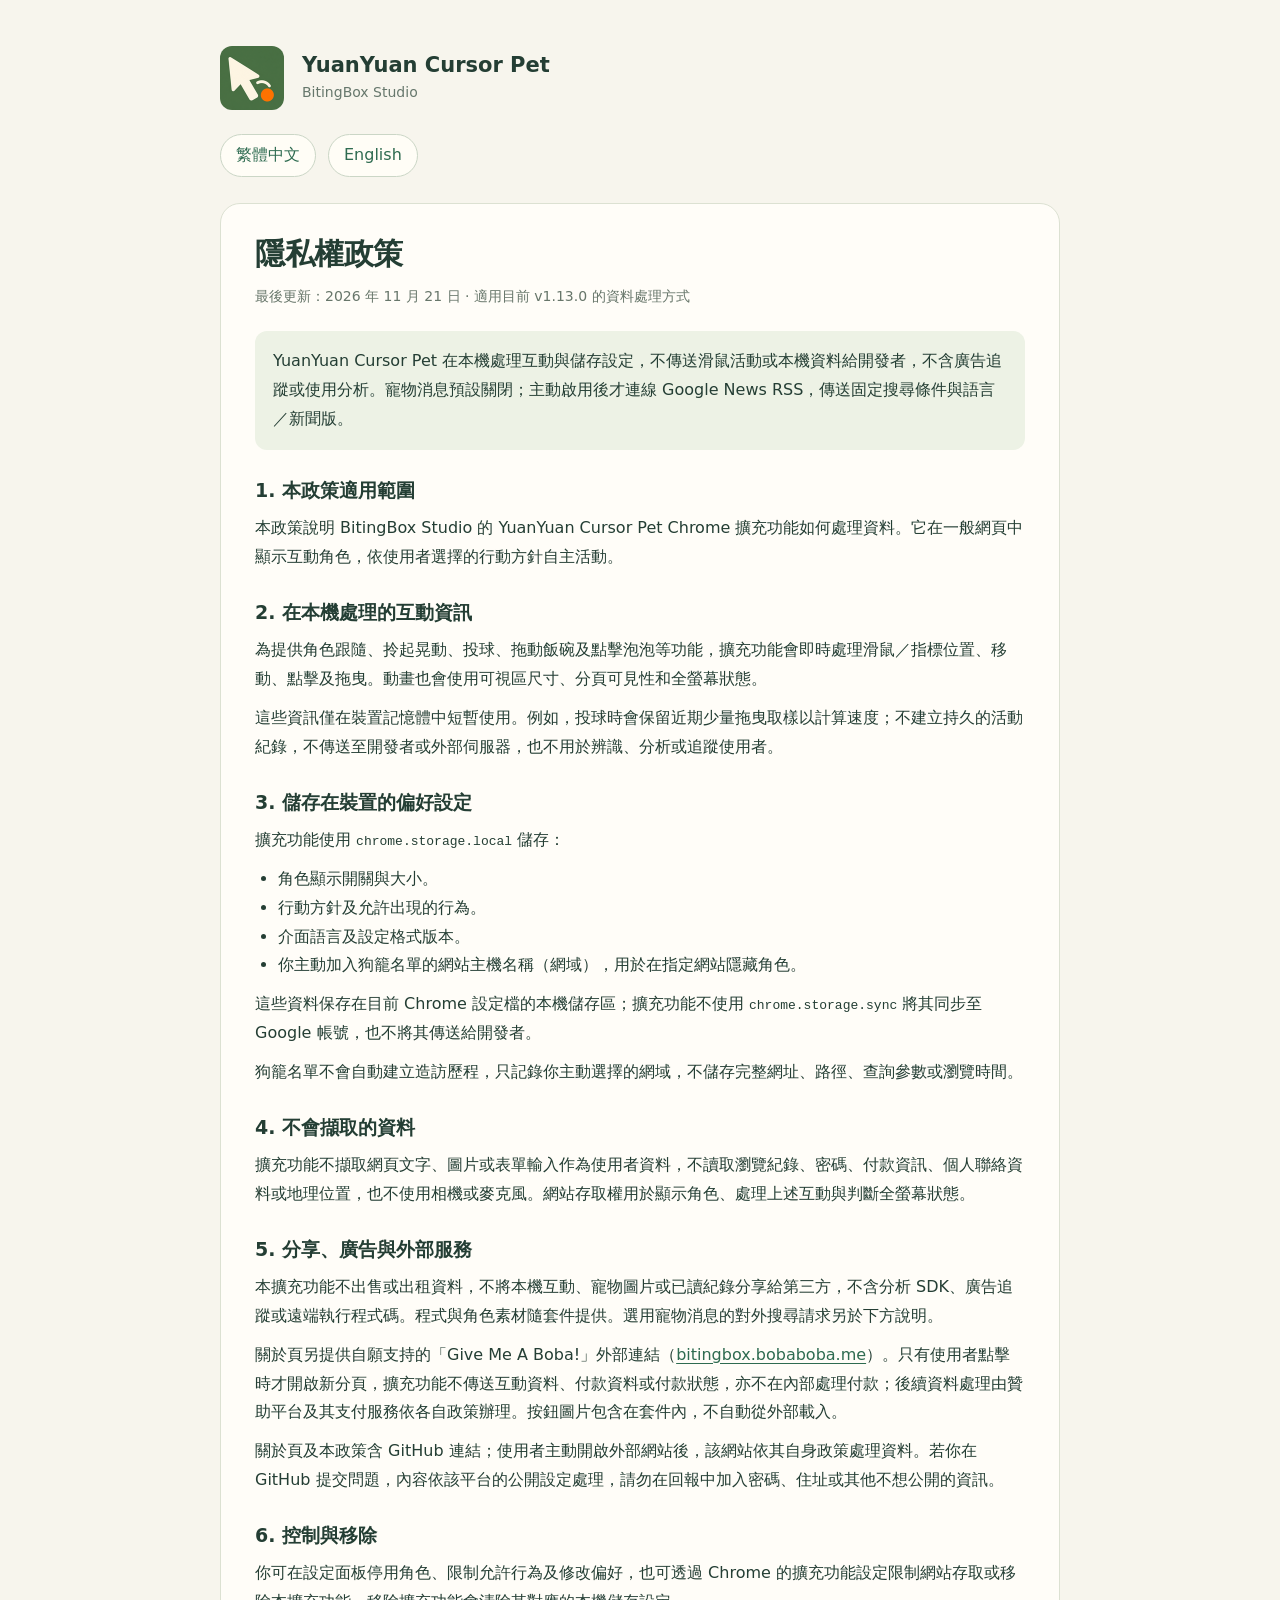
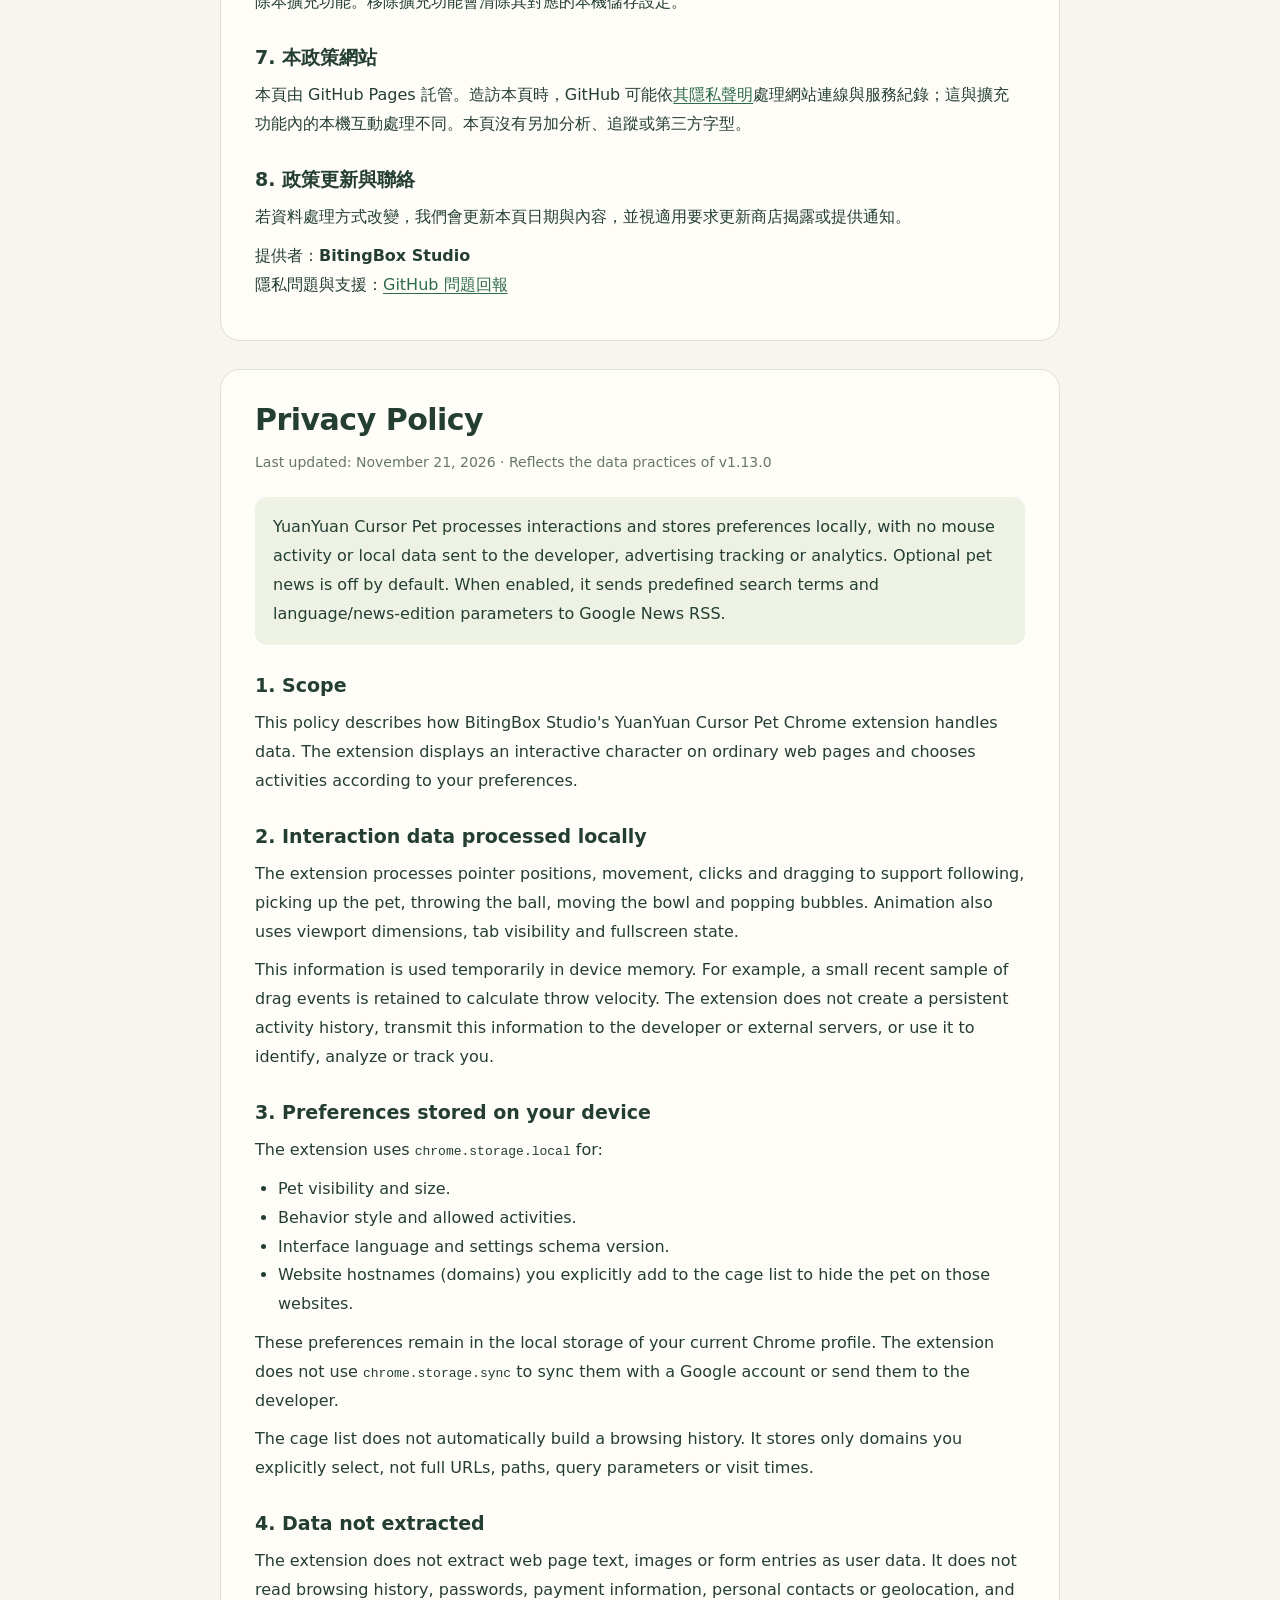
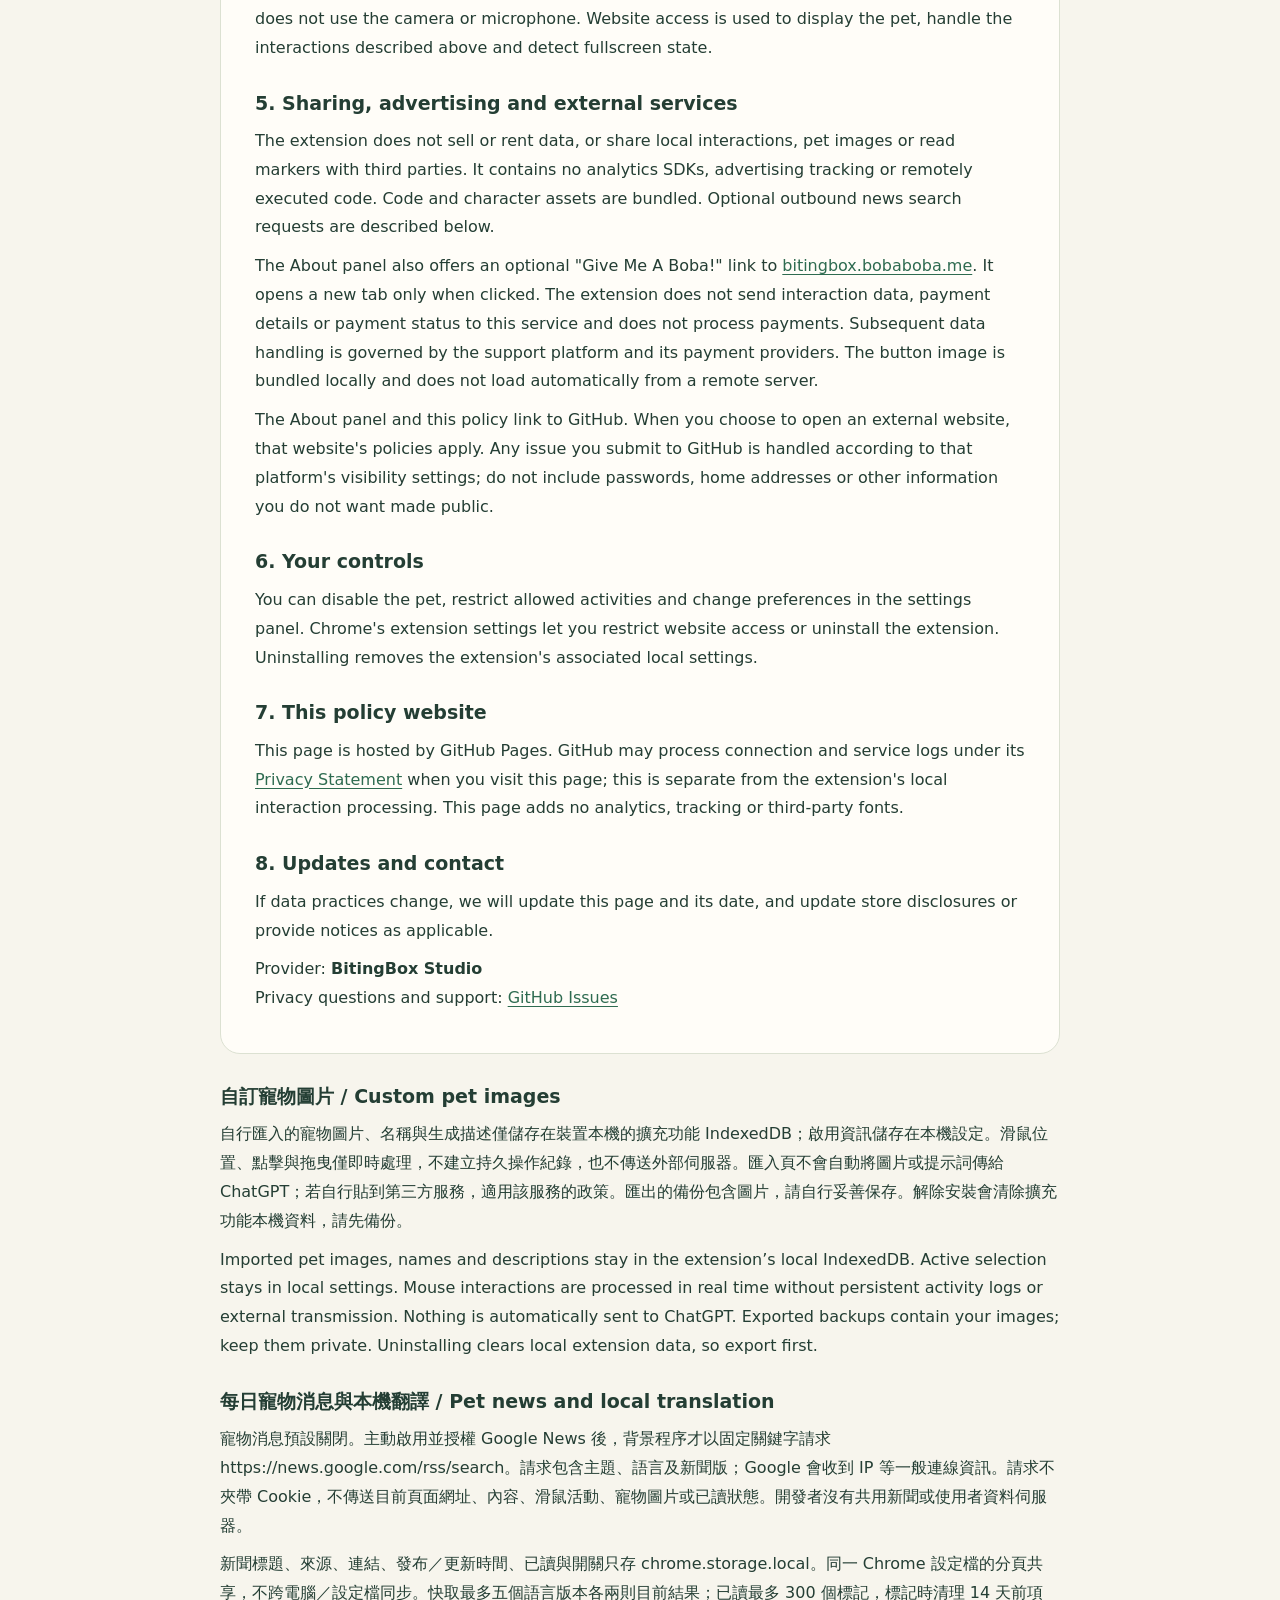
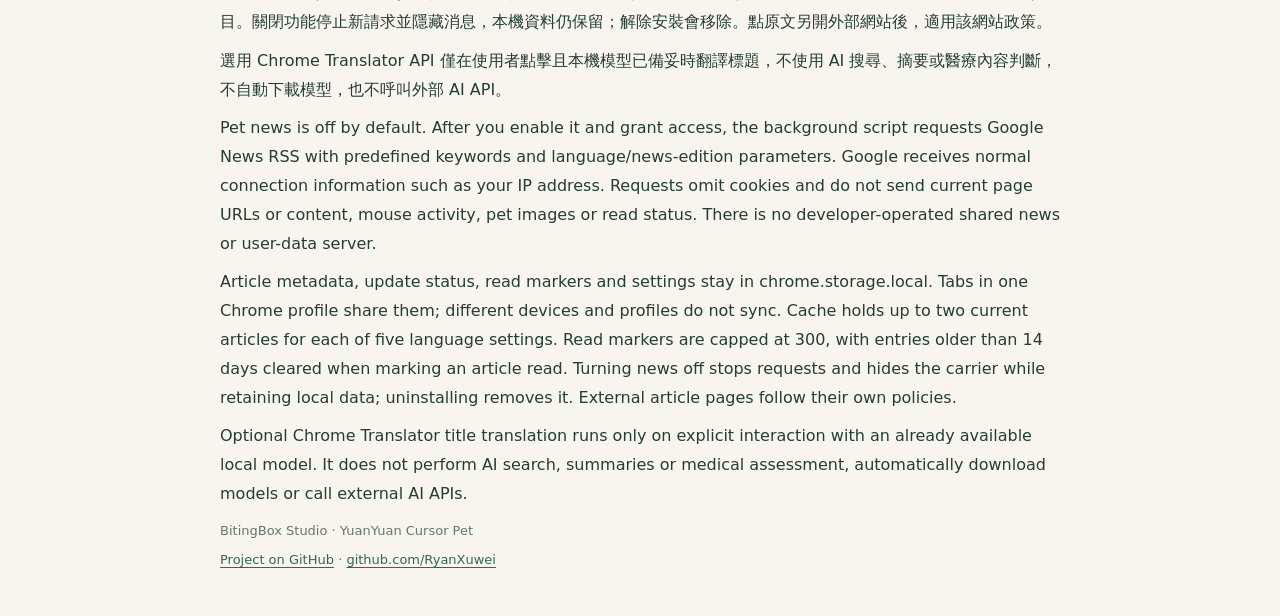
<file: docs/index.html>
<!doctype html>
<html lang="en"><head><meta charset="utf-8"><meta name="viewport" content="width=device-width,initial-scale=1"><meta http-equiv="refresh" content="0;url=privacy.html"><title>YuanYuan Cursor Pet · Privacy Policy</title></head><body><p><a href="privacy.html">YuanYuan Cursor Pet — Privacy Policy / 隱私權政策</a></p></body></html>
</file>
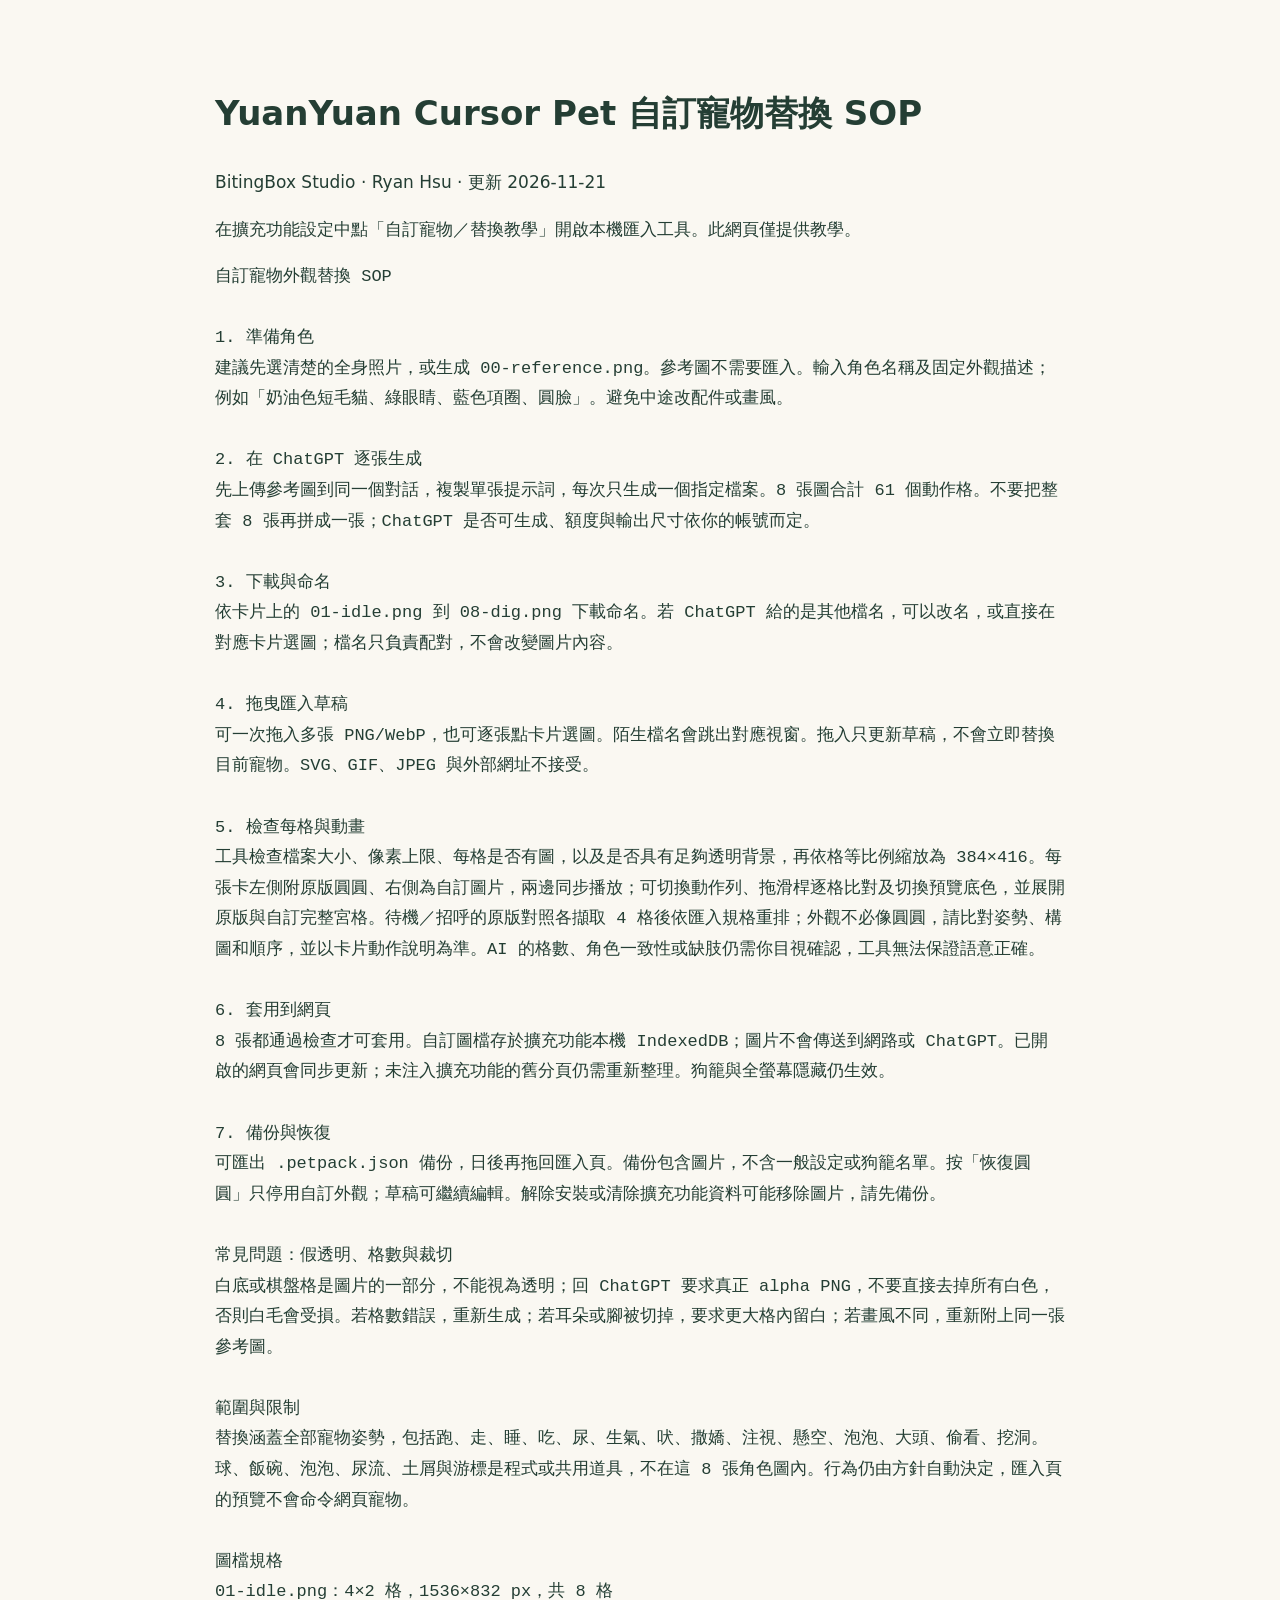
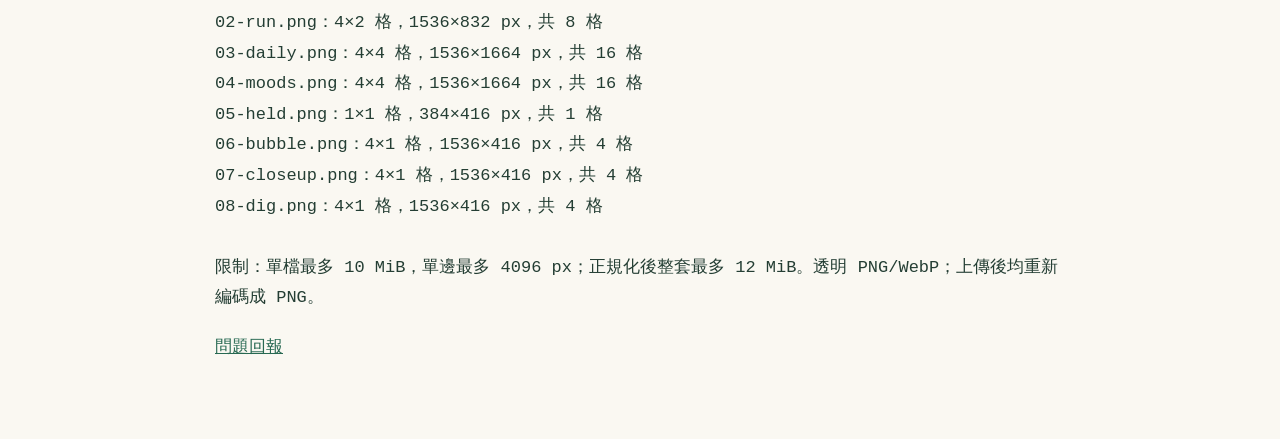
<file: docs/custom-pet.html>
<!doctype html><html lang="zh-Hant"><meta charset="utf-8"><meta name="viewport" content="width=device-width,initial-scale=1"><title>自訂寵物替換 SOP</title><style>body{max-width:850px;margin:40px auto;padding:20px;font:17px/1.8 system-ui;background:#faf8f2;color:#243e34}pre{white-space:pre-wrap}a{color:#276952}</style><h1>YuanYuan Cursor Pet 自訂寵物替換 SOP</h1><p>BitingBox Studio · Ryan Hsu · 更新 2026-11-21</p><p>在擴充功能設定中點「自訂寵物／替換教學」開啟本機匯入工具。此網頁僅提供教學。</p><pre>自訂寵物外觀替換 SOP

1. 準備角色
建議先選清楚的全身照片，或生成 00-reference.png。參考圖不需要匯入。輸入角色名稱及固定外觀描述；例如「奶油色短毛貓、綠眼睛、藍色項圈、圓臉」。避免中途改配件或畫風。

2. 在 ChatGPT 逐張生成
先上傳參考圖到同一個對話，複製單張提示詞，每次只生成一個指定檔案。8 張圖合計 61 個動作格。不要把整套 8 張再拼成一張；ChatGPT 是否可生成、額度與輸出尺寸依你的帳號而定。

3. 下載與命名
依卡片上的 01-idle.png 到 08-dig.png 下載命名。若 ChatGPT 給的是其他檔名，可以改名，或直接在對應卡片選圖；檔名只負責配對，不會改變圖片內容。

4. 拖曳匯入草稿
可一次拖入多張 PNG/WebP，也可逐張點卡片選圖。陌生檔名會跳出對應視窗。拖入只更新草稿，不會立即替換目前寵物。SVG、GIF、JPEG 與外部網址不接受。

5. 檢查每格與動畫
工具檢查檔案大小、像素上限、每格是否有圖，以及是否具有足夠透明背景，再依格等比例縮放為 384×416。每張卡左側附原版圓圓、右側為自訂圖片，兩邊同步播放；可切換動作列、拖滑桿逐格比對及切換預覽底色，並展開原版與自訂完整宮格。待機／招呼的原版對照各擷取 4 格後依匯入規格重排；外觀不必像圓圓，請比對姿勢、構圖和順序，並以卡片動作說明為準。AI 的格數、角色一致性或缺肢仍需你目視確認，工具無法保證語意正確。

6. 套用到網頁
8 張都通過檢查才可套用。自訂圖檔存於擴充功能本機 IndexedDB；圖片不會傳送到網路或 ChatGPT。已開啟的網頁會同步更新；未注入擴充功能的舊分頁仍需重新整理。狗籠與全螢幕隱藏仍生效。

7. 備份與恢復
可匯出 .petpack.json 備份，日後再拖回匯入頁。備份包含圖片，不含一般設定或狗籠名單。按「恢復圓圓」只停用自訂外觀；草稿可繼續編輯。解除安裝或清除擴充功能資料可能移除圖片，請先備份。

常見問題：假透明、格數與裁切
白底或棋盤格是圖片的一部分，不能視為透明；回 ChatGPT 要求真正 alpha PNG，不要直接去掉所有白色，否則白毛會受損。若格數錯誤，重新生成；若耳朵或腳被切掉，要求更大格內留白；若畫風不同，重新附上同一張參考圖。

範圍與限制
替換涵蓋全部寵物姿勢，包括跑、走、睡、吃、尿、生氣、吠、撒嬌、注視、懸空、泡泡、大頭、偷看、挖洞。球、飯碗、泡泡、尿流、土屑與游標是程式或共用道具，不在這 8 張角色圖內。行為仍由方針自動決定，匯入頁的預覽不會命令網頁寵物。

圖檔規格
01-idle.png：4×2 格，1536×832 px，共 8 格
02-run.png：4×2 格，1536×832 px，共 8 格
03-daily.png：4×4 格，1536×1664 px，共 16 格
04-moods.png：4×4 格，1536×1664 px，共 16 格
05-held.png：1×1 格，384×416 px，共 1 格
06-bubble.png：4×1 格，1536×416 px，共 4 格
07-closeup.png：4×1 格，1536×416 px，共 4 格
08-dig.png：4×1 格，1536×416 px，共 4 格

限制：單檔最多 10 MiB，單邊最多 4096 px；正規化後整套最多 12 MiB。透明 PNG/WebP；上傳後均重新編碼成 PNG。</pre><p><a href="https://github.com/RyanXuwei/YuanYuan-Cursor-Pet/issues">問題回報</a></p></html>
</file>
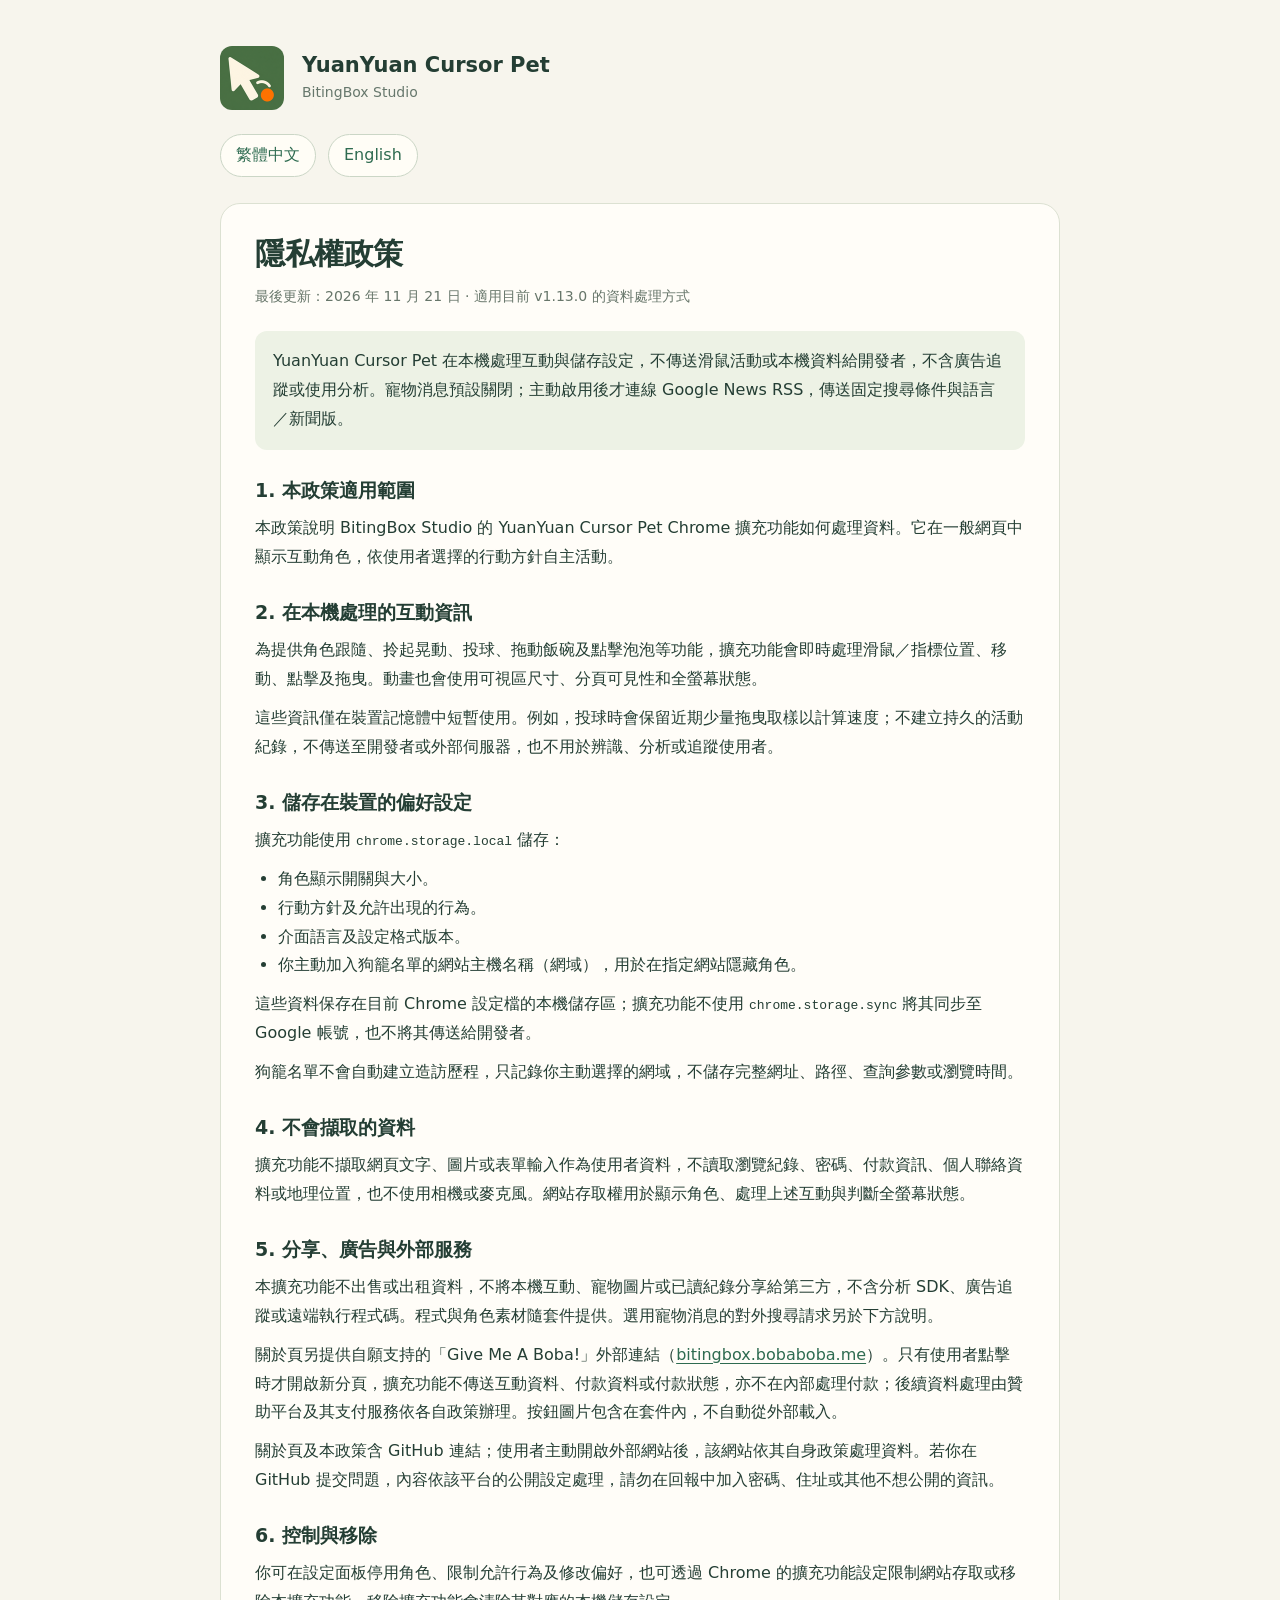
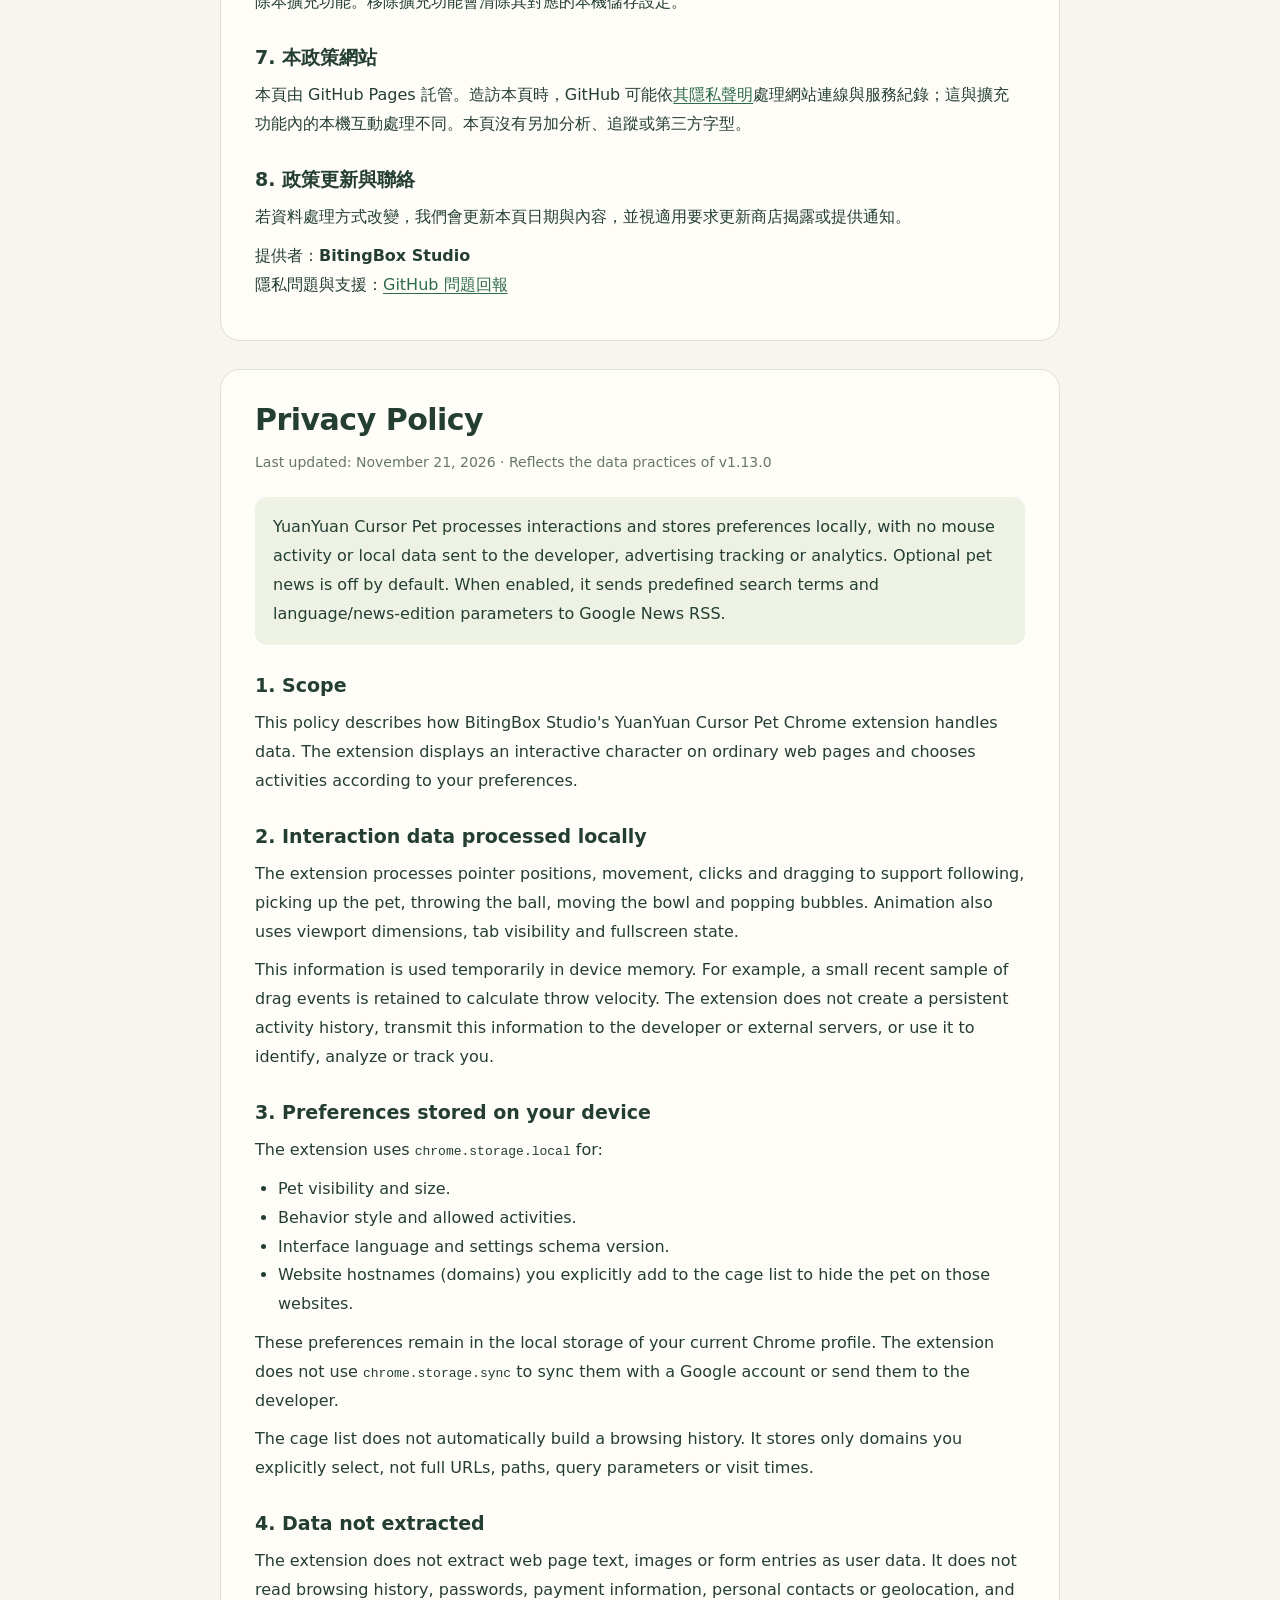
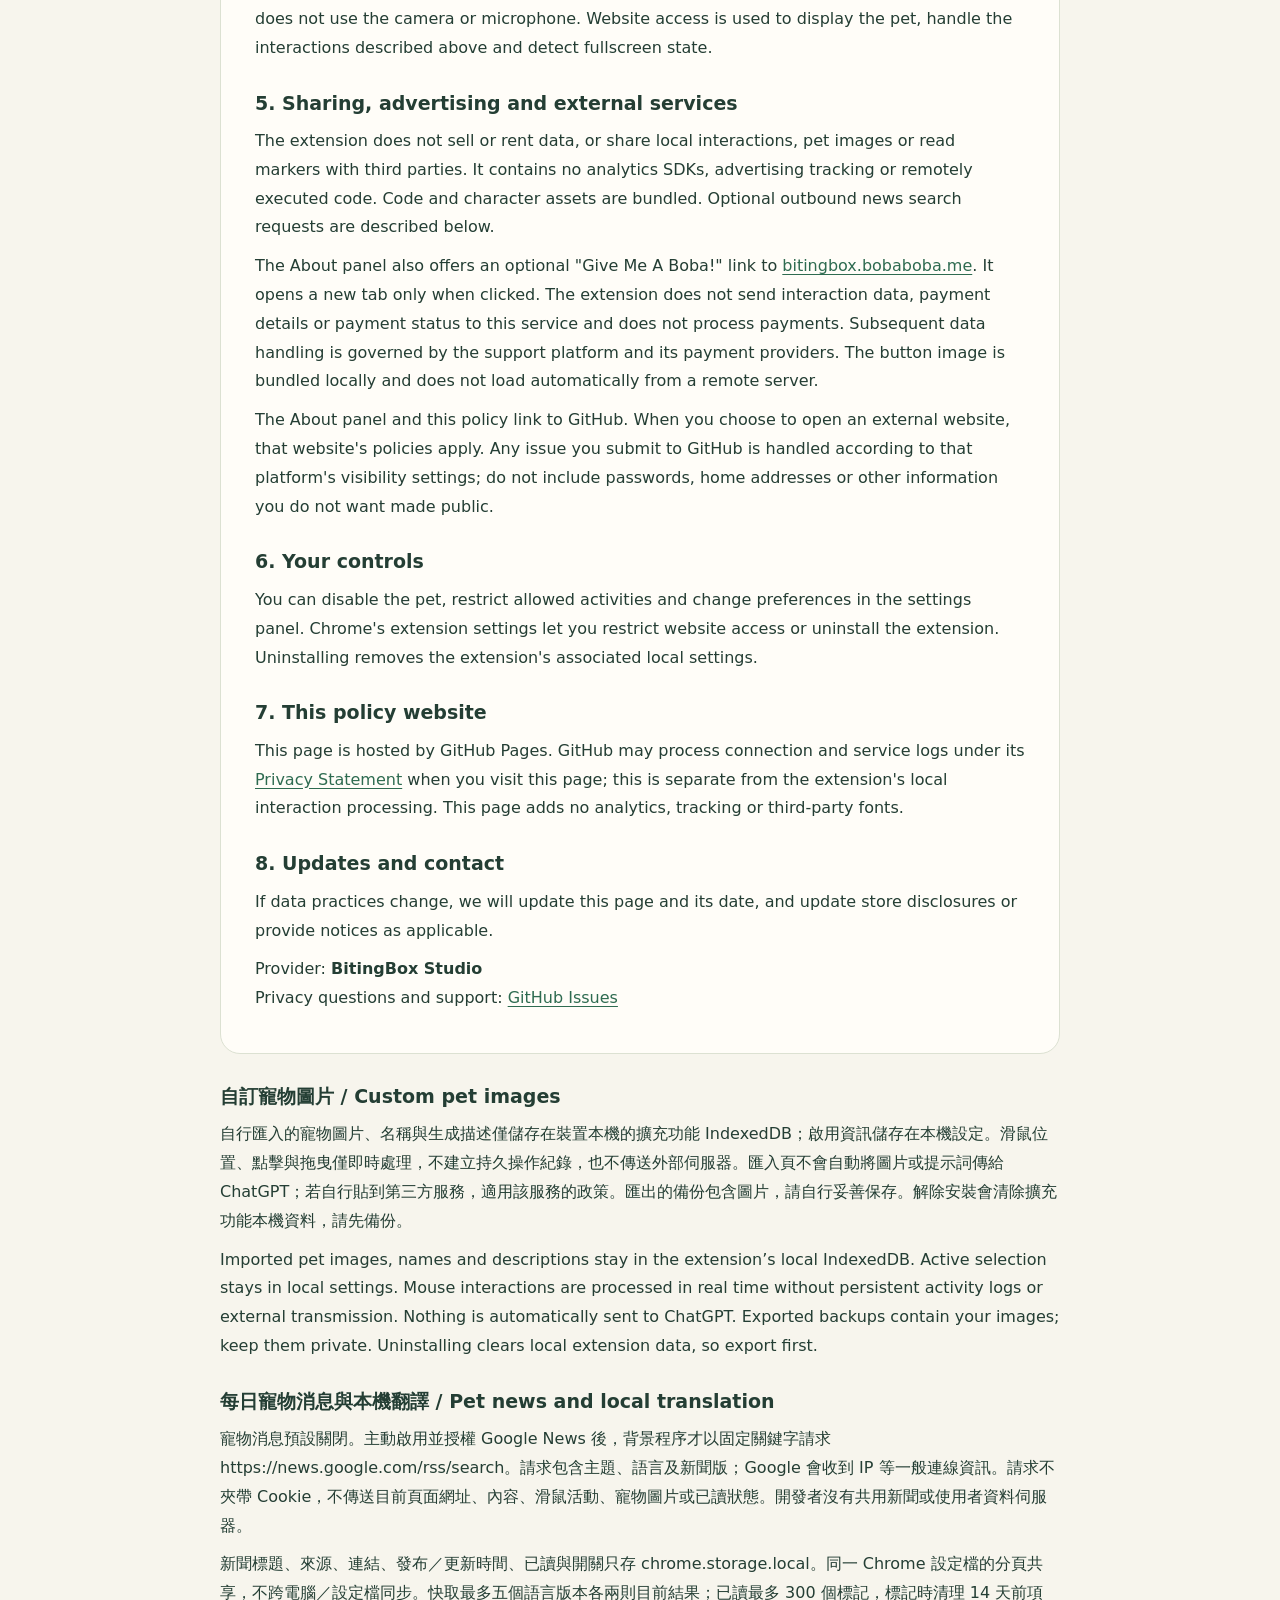
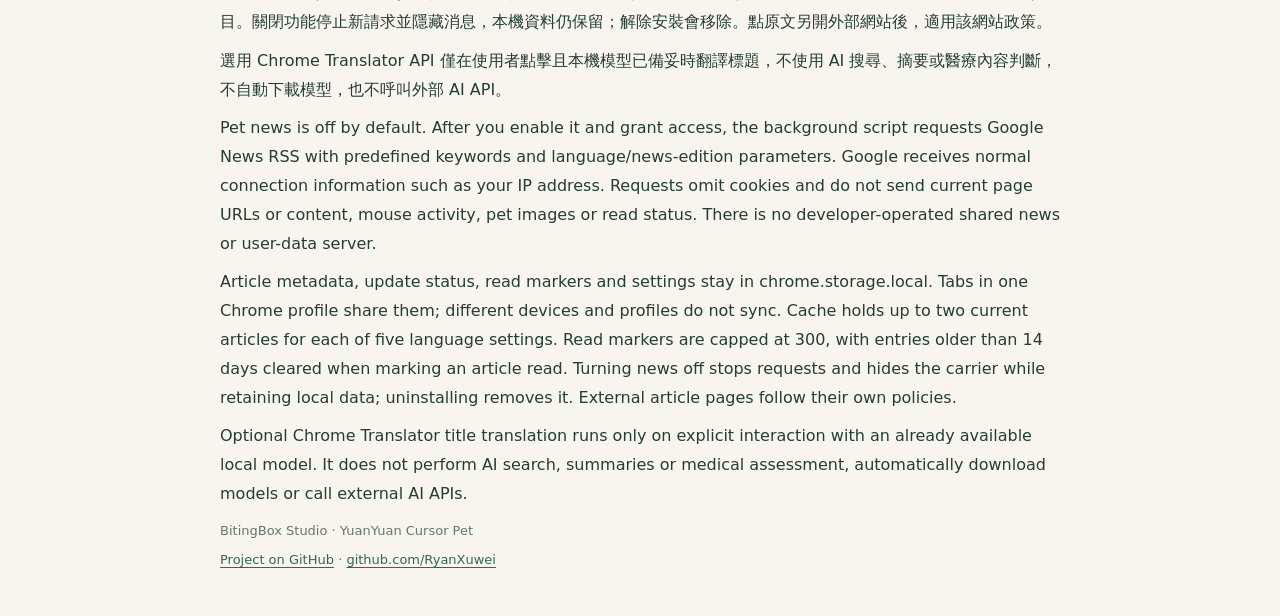
<file: docs/privacy.html>
<!doctype html>
<html lang="zh-Hant">
<head>
  <meta charset="utf-8">
  <meta name="viewport" content="width=device-width,initial-scale=1">
  <meta name="description" content="Privacy policy for YuanYuan Cursor Pet by BitingBox Studio. Local interaction processing and on-device settings; no external activity transmission.">
  <meta name="color-scheme" content="light">
  <title>Privacy Policy · YuanYuan Cursor Pet</title>
  <link rel="icon" href="assets/icon128.png" type="image/png">
  <style>
    :root{font-family:system-ui,-apple-system,"Segoe UI","Microsoft JhengHei",sans-serif;color:#243e34;background:#f7f5ed;line-height:1.8}
    *{box-sizing:border-box}body{margin:0}header,main,footer{width:min(840px,100% - 40px);margin:auto}
    header{padding:46px 0 24px;display:flex;align-items:center;gap:18px}header img{width:64px;height:64px;border-radius:12px}
    .brand{font-size:21px;font-weight:700;line-height:1.35}.studio{color:#66776c;font-size:14px}
    nav{display:flex;gap:12px;flex-wrap:wrap;margin:0 0 26px}nav a{padding:6px 15px;border:1px solid #cbd6c6;border-radius:24px;text-decoration:none;background:#fffdf6}
    a{color:#2e6b50;text-underline-offset:3px;overflow-wrap:anywhere}a:focus-visible{outline:3px solid #b78a43;outline-offset:4px}
    article{padding:30px 34px;background:#fffdf8;border:1px solid #dce1d2;border-radius:20px;margin-bottom:28px;scroll-margin-top:24px}
    h1{font-size:30px;line-height:1.35;letter-spacing:-.5px;margin:0 0 6px}h2{font-size:19px;line-height:1.5;margin:26px 0 8px}
    p{margin:10px 0}ul{padding-left:23px;margin:8px 0}.meta{font-size:14px;color:#67766a}.summary{background:#edf2e5;border-radius:12px;padding:16px 18px;margin-top:22px}
    footer{padding:0 0 38px;color:#66776c;font-size:13px}footer p{margin:6px 0}
    @media(max-width:520px){header{padding-top:26px;gap:12px}.brand{font-size:18px}header img{width:52px;height:52px}article{padding:22px 20px;border-radius:15px}h1{font-size:26px}}
  </style>
</head>
<body>
  <header><img src="assets/icon128.png" alt="YuanYuan Cursor Pet"><div><div class="brand">YuanYuan Cursor Pet</div><div class="studio">BitingBox Studio</div></div></header>
  <main>
    <nav aria-label="Language / 語言"><a href="#zh" lang="zh-Hant">繁體中文</a><a href="#en" lang="en">English</a></nav>
    <article id="zh" lang="zh-Hant" aria-labelledby="zh-title">
      <h1 id="zh-title">隱私權政策</h1>
      <p class="meta">最後更新：<time datetime="2026-11-21">2026 年 11 月 21 日</time> · 適用目前 v1.13.0 的資料處理方式</p>
      <div class="summary">YuanYuan Cursor Pet 在本機處理互動與儲存設定，不傳送滑鼠活動或本機資料給開發者，不含廣告追蹤或使用分析。寵物消息預設關閉；主動啟用後才連線 Google News RSS，傳送固定搜尋條件與語言／新聞版。</div>
      <h2>1. 本政策適用範圍</h2>
      <p>本政策說明 BitingBox Studio 的 YuanYuan Cursor Pet Chrome 擴充功能如何處理資料。它在一般網頁中顯示互動角色，依使用者選擇的行動方針自主活動。</p>
      <h2>2. 在本機處理的互動資訊</h2>
      <p>為提供角色跟隨、拎起晃動、投球、拖動飯碗及點擊泡泡等功能，擴充功能會即時處理滑鼠／指標位置、移動、點擊及拖曳。動畫也會使用可視區尺寸、分頁可見性和全螢幕狀態。</p>
      <p>這些資訊僅在裝置記憶體中短暫使用。例如，投球時會保留近期少量拖曳取樣以計算速度；不建立持久的活動紀錄，不傳送至開發者或外部伺服器，也不用於辨識、分析或追蹤使用者。</p>
      <h2>3. 儲存在裝置的偏好設定</h2>
      <p>擴充功能使用 <code>chrome.storage.local</code> 儲存：</p>
      <ul><li>角色顯示開關與大小。</li><li>行動方針及允許出現的行為。</li><li>介面語言及設定格式版本。</li><li>你主動加入狗籠名單的網站主機名稱（網域），用於在指定網站隱藏角色。</li></ul>
      <p>這些資料保存在目前 Chrome 設定檔的本機儲存區；擴充功能不使用 <code>chrome.storage.sync</code> 將其同步至 Google 帳號，也不將其傳送給開發者。</p>
      <p>狗籠名單不會自動建立造訪歷程，只記錄你主動選擇的網域，不儲存完整網址、路徑、查詢參數或瀏覽時間。</p>
      <h2>4. 不會擷取的資料</h2>
      <p>擴充功能不擷取網頁文字、圖片或表單輸入作為使用者資料，不讀取瀏覽紀錄、密碼、付款資訊、個人聯絡資料或地理位置，也不使用相機或麥克風。網站存取權用於顯示角色、處理上述互動與判斷全螢幕狀態。</p>
      <h2>5. 分享、廣告與外部服務</h2>
      <p>本擴充功能不出售或出租資料，不將本機互動、寵物圖片或已讀紀錄分享給第三方，不含分析 SDK、廣告追蹤或遠端執行程式碼。程式與角色素材隨套件提供。選用寵物消息的對外搜尋請求另於下方說明。</p>
      <p>關於頁另提供自願支持的「Give Me A Boba!」外部連結（<a href="https://bitingbox.bobaboba.me">bitingbox.bobaboba.me</a>）。只有使用者點擊時才開啟新分頁，擴充功能不傳送互動資料、付款資料或付款狀態，亦不在內部處理付款；後續資料處理由贊助平台及其支付服務依各自政策辦理。按鈕圖片包含在套件內，不自動從外部載入。</p>
      <p>關於頁及本政策含 GitHub 連結；使用者主動開啟外部網站後，該網站依其自身政策處理資料。若你在 GitHub 提交問題，內容依該平台的公開設定處理，請勿在回報中加入密碼、住址或其他不想公開的資訊。</p>
      <h2>6. 控制與移除</h2>
      <p>你可在設定面板停用角色、限制允許行為及修改偏好，也可透過 Chrome 的擴充功能設定限制網站存取或移除本擴充功能。移除擴充功能會清除其對應的本機儲存設定。</p>
      <h2>7. 本政策網站</h2>
      <p>本頁由 GitHub Pages 託管。造訪本頁時，GitHub 可能依<a href="https://docs.github.com/en/site-policy/privacy-policies/github-general-privacy-statement">其隱私聲明</a>處理網站連線與服務紀錄；這與擴充功能內的本機互動處理不同。本頁沒有另加分析、追蹤或第三方字型。</p>
      <h2>8. 政策更新與聯絡</h2>
      <p>若資料處理方式改變，我們會更新本頁日期與內容，並視適用要求更新商店揭露或提供通知。</p>
      <p>提供者：<strong>BitingBox Studio</strong><br>隱私問題與支援：<a href="https://github.com/RyanXuwei/YuanYuan-Cursor-Pet/issues">GitHub 問題回報</a></p>
    </article>
    <article id="en" lang="en" aria-labelledby="en-title">
      <h1 id="en-title">Privacy Policy</h1>
      <p class="meta">Last updated: <time datetime="2026-11-21">November 21, 2026</time> · Reflects the data practices of v1.13.0</p>
      <div class="summary">YuanYuan Cursor Pet processes interactions and stores preferences locally, with no mouse activity or local data sent to the developer, advertising tracking or analytics. Optional pet news is off by default. When enabled, it sends predefined search terms and language/news-edition parameters to Google News RSS.</div>
      <h2>1. Scope</h2>
      <p>This policy describes how BitingBox Studio's YuanYuan Cursor Pet Chrome extension handles data. The extension displays an interactive character on ordinary web pages and chooses activities according to your preferences.</p>
      <h2>2. Interaction data processed locally</h2>
      <p>The extension processes pointer positions, movement, clicks and dragging to support following, picking up the pet, throwing the ball, moving the bowl and popping bubbles. Animation also uses viewport dimensions, tab visibility and fullscreen state.</p>
      <p>This information is used temporarily in device memory. For example, a small recent sample of drag events is retained to calculate throw velocity. The extension does not create a persistent activity history, transmit this information to the developer or external servers, or use it to identify, analyze or track you.</p>
      <h2>3. Preferences stored on your device</h2>
      <p>The extension uses <code>chrome.storage.local</code> for:</p>
      <ul><li>Pet visibility and size.</li><li>Behavior style and allowed activities.</li><li>Interface language and settings schema version.</li><li>Website hostnames (domains) you explicitly add to the cage list to hide the pet on those websites.</li></ul>
      <p>These preferences remain in the local storage of your current Chrome profile. The extension does not use <code>chrome.storage.sync</code> to sync them with a Google account or send them to the developer.</p>
      <p>The cage list does not automatically build a browsing history. It stores only domains you explicitly select, not full URLs, paths, query parameters or visit times.</p>
      <h2>4. Data not extracted</h2>
      <p>The extension does not extract web page text, images or form entries as user data. It does not read browsing history, passwords, payment information, personal contacts or geolocation, and does not use the camera or microphone. Website access is used to display the pet, handle the interactions described above and detect fullscreen state.</p>
      <h2>5. Sharing, advertising and external services</h2>
      <p>The extension does not sell or rent data, or share local interactions, pet images or read markers with third parties. It contains no analytics SDKs, advertising tracking or remotely executed code. Code and character assets are bundled. Optional outbound news search requests are described below.</p>
      <p>The About panel also offers an optional "Give Me A Boba!" link to <a href="https://bitingbox.bobaboba.me">bitingbox.bobaboba.me</a>. It opens a new tab only when clicked. The extension does not send interaction data, payment details or payment status to this service and does not process payments. Subsequent data handling is governed by the support platform and its payment providers. The button image is bundled locally and does not load automatically from a remote server.</p>
      <p>The About panel and this policy link to GitHub. When you choose to open an external website, that website's policies apply. Any issue you submit to GitHub is handled according to that platform's visibility settings; do not include passwords, home addresses or other information you do not want made public.</p>
      <h2>6. Your controls</h2>
      <p>You can disable the pet, restrict allowed activities and change preferences in the settings panel. Chrome's extension settings let you restrict website access or uninstall the extension. Uninstalling removes the extension's associated local settings.</p>
      <h2>7. This policy website</h2>
      <p>This page is hosted by GitHub Pages. GitHub may process connection and service logs under its <a href="https://docs.github.com/en/site-policy/privacy-policies/github-general-privacy-statement">Privacy Statement</a> when you visit this page; this is separate from the extension's local interaction processing. This page adds no analytics, tracking or third-party fonts.</p>
      <h2>8. Updates and contact</h2>
      <p>If data practices change, we will update this page and its date, and update store disclosures or provide notices as applicable.</p>
      <p>Provider: <strong>BitingBox Studio</strong><br>Privacy questions and support: <a href="https://github.com/RyanXuwei/YuanYuan-Cursor-Pet/issues">GitHub Issues</a></p>
    </article>
  <section><h2>自訂寵物圖片 / Custom pet images</h2><p>自行匯入的寵物圖片、名稱與生成描述僅儲存在裝置本機的擴充功能 IndexedDB；啟用資訊儲存在本機設定。滑鼠位置、點擊與拖曳僅即時處理，不建立持久操作紀錄，也不傳送外部伺服器。匯入頁不會自動將圖片或提示詞傳給 ChatGPT；若自行貼到第三方服務，適用該服務的政策。匯出的備份包含圖片，請自行妥善保存。解除安裝會清除擴充功能本機資料，請先備份。</p><p>Imported pet images, names and descriptions stay in the extension’s local IndexedDB. Active selection stays in local settings. Mouse interactions are processed in real time without persistent activity logs or external transmission. Nothing is automatically sent to ChatGPT. Exported backups contain your images; keep them private. Uninstalling clears local extension data, so export first.</p></section><section id="pet-news"><h2>每日寵物消息與本機翻譯 / Pet news and local translation</h2>
<p>寵物消息預設關閉。主動啟用並授權 Google News 後，背景程序才以固定關鍵字請求 https://news.google.com/rss/search。請求包含主題、語言及新聞版；Google 會收到 IP 等一般連線資訊。請求不夾帶 Cookie，不傳送目前頁面網址、內容、滑鼠活動、寵物圖片或已讀狀態。開發者沒有共用新聞或使用者資料伺服器。</p>
<p>新聞標題、來源、連結、發布／更新時間、已讀與開關只存 chrome.storage.local。同一 Chrome 設定檔的分頁共享，不跨電腦／設定檔同步。快取最多五個語言版本各兩則目前結果；已讀最多 300 個標記，標記時清理 14 天前項目。關閉功能停止新請求並隱藏消息，本機資料仍保留；解除安裝會移除。點原文另開外部網站後，適用該網站政策。</p>
<p>選用 Chrome Translator API 僅在使用者點擊且本機模型已備妥時翻譯標題，不使用 AI 搜尋、摘要或醫療內容判斷，不自動下載模型，也不呼叫外部 AI API。</p>
<p>Pet news is off by default. After you enable it and grant access, the background script requests Google News RSS with predefined keywords and language/news-edition parameters. Google receives normal connection information such as your IP address. Requests omit cookies and do not send current page URLs or content, mouse activity, pet images or read status. There is no developer-operated shared news or user-data server.</p>
<p>Article metadata, update status, read markers and settings stay in chrome.storage.local. Tabs in one Chrome profile share them; different devices and profiles do not sync. Cache holds up to two current articles for each of five language settings. Read markers are capped at 300, with entries older than 14 days cleared when marking an article read. Turning news off stops requests and hides the carrier while retaining local data; uninstalling removes it. External article pages follow their own policies.</p>
<p>Optional Chrome Translator title translation runs only on explicit interaction with an already available local model. It does not perform AI search, summaries or medical assessment, automatically download models or call external AI APIs.</p></section></main>
  <footer><p>BitingBox Studio · YuanYuan Cursor Pet</p><p><a href="https://github.com/RyanXuwei/YuanYuan-Cursor-Pet">Project on GitHub</a> · <a href="https://github.com/RyanXuwei">github.com/RyanXuwei</a></p></footer>
</body>
</html>
</file>
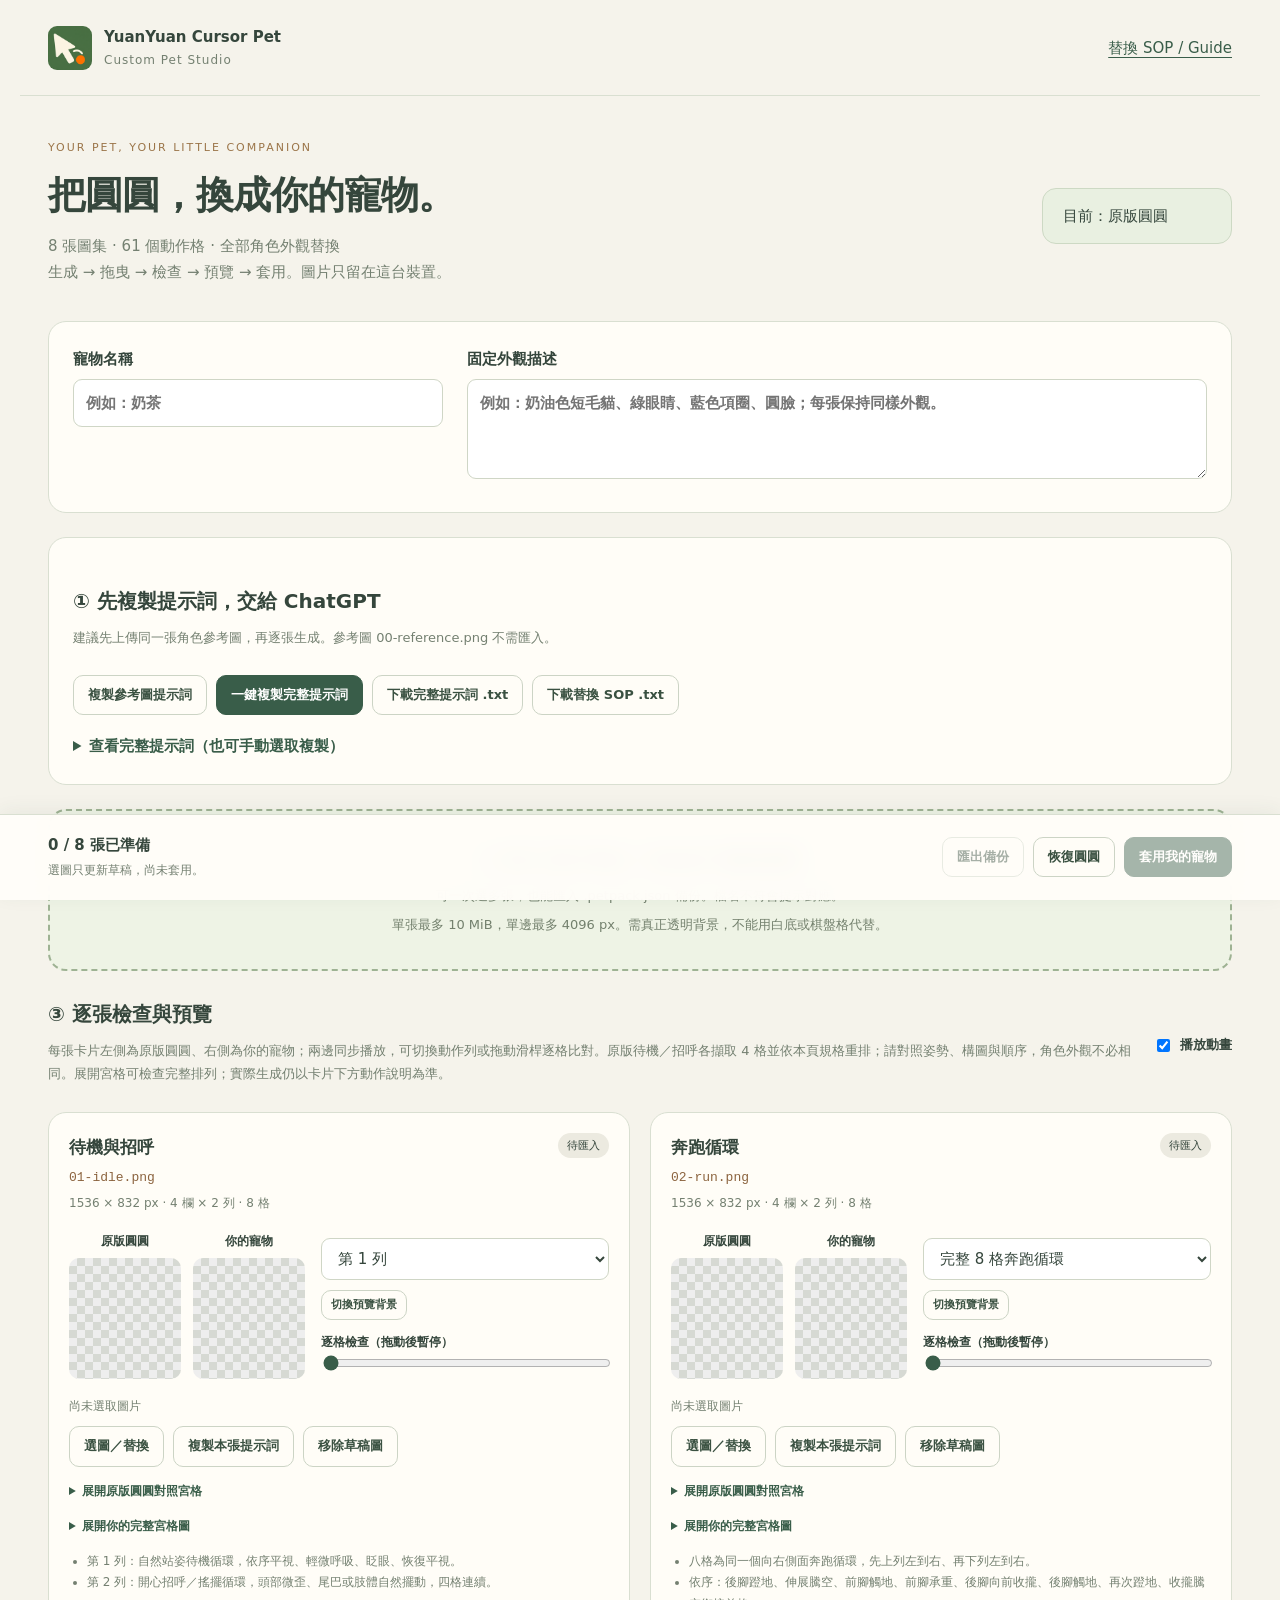
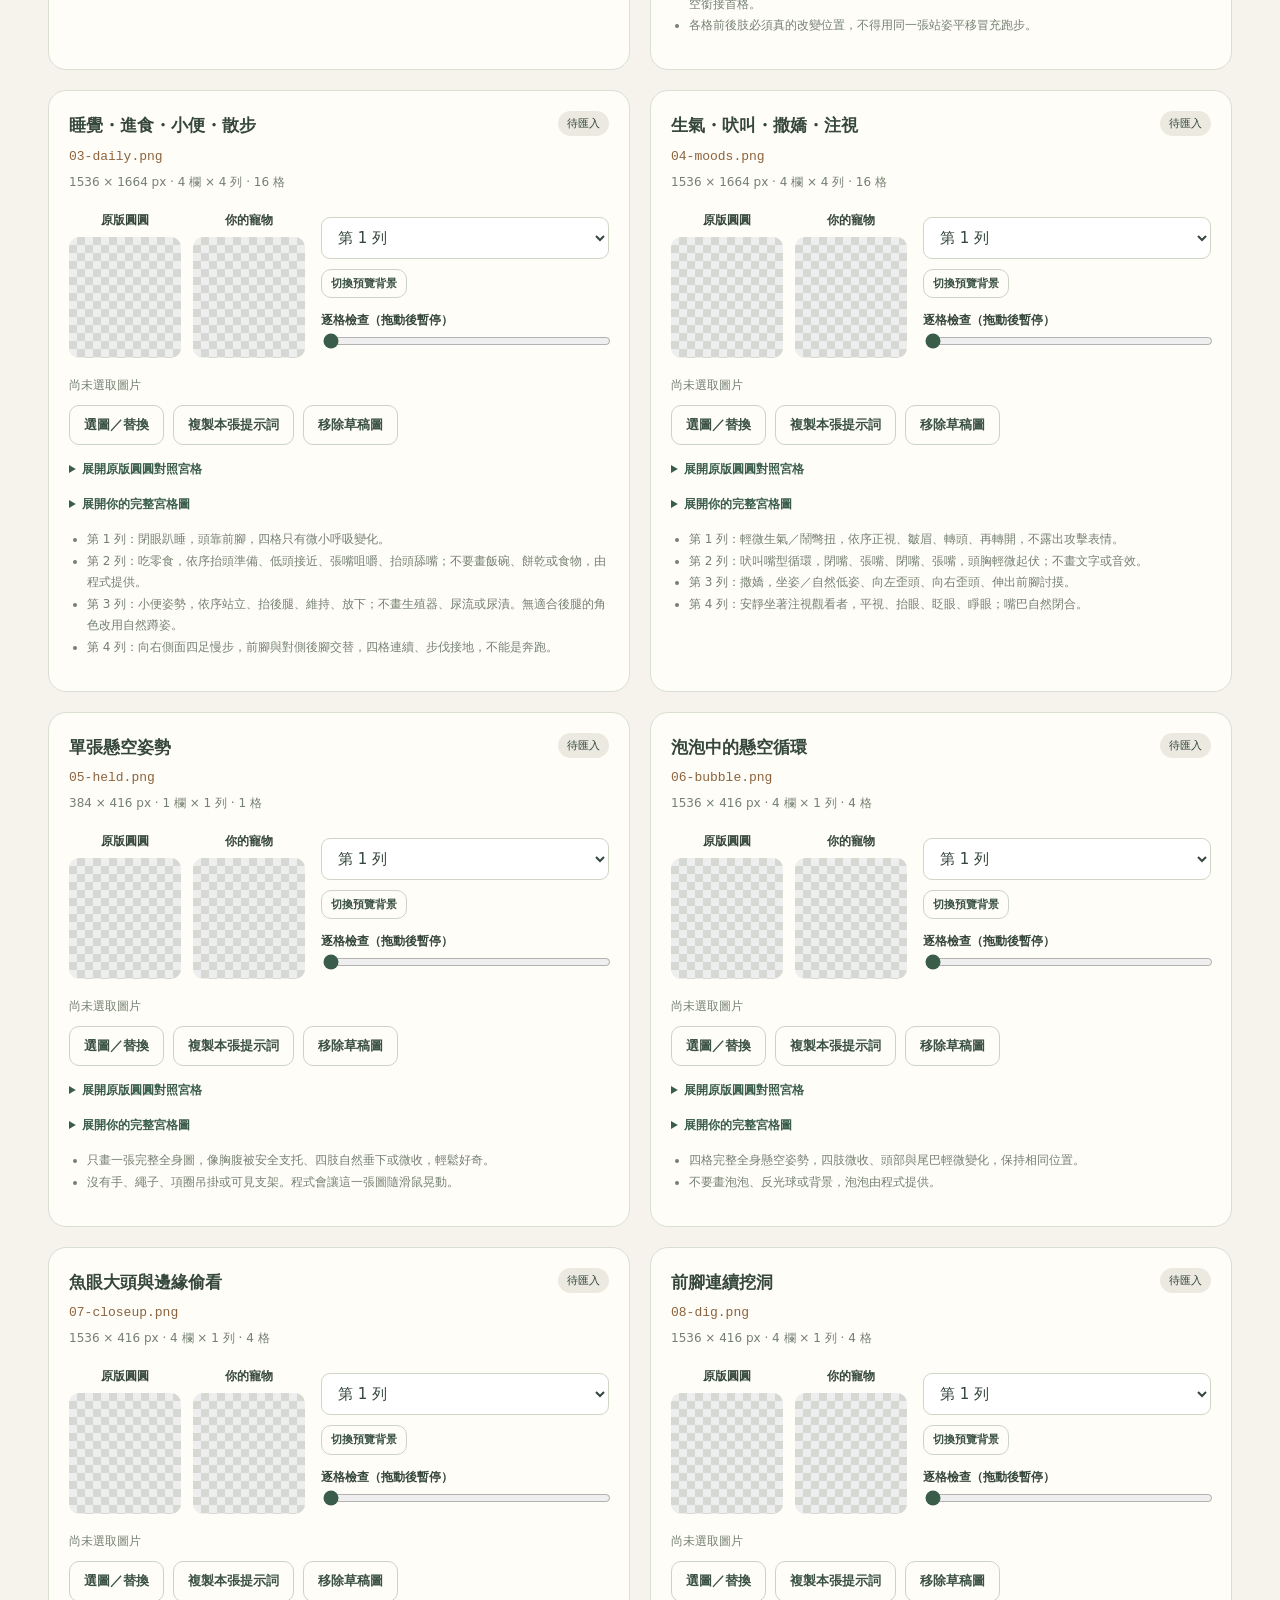
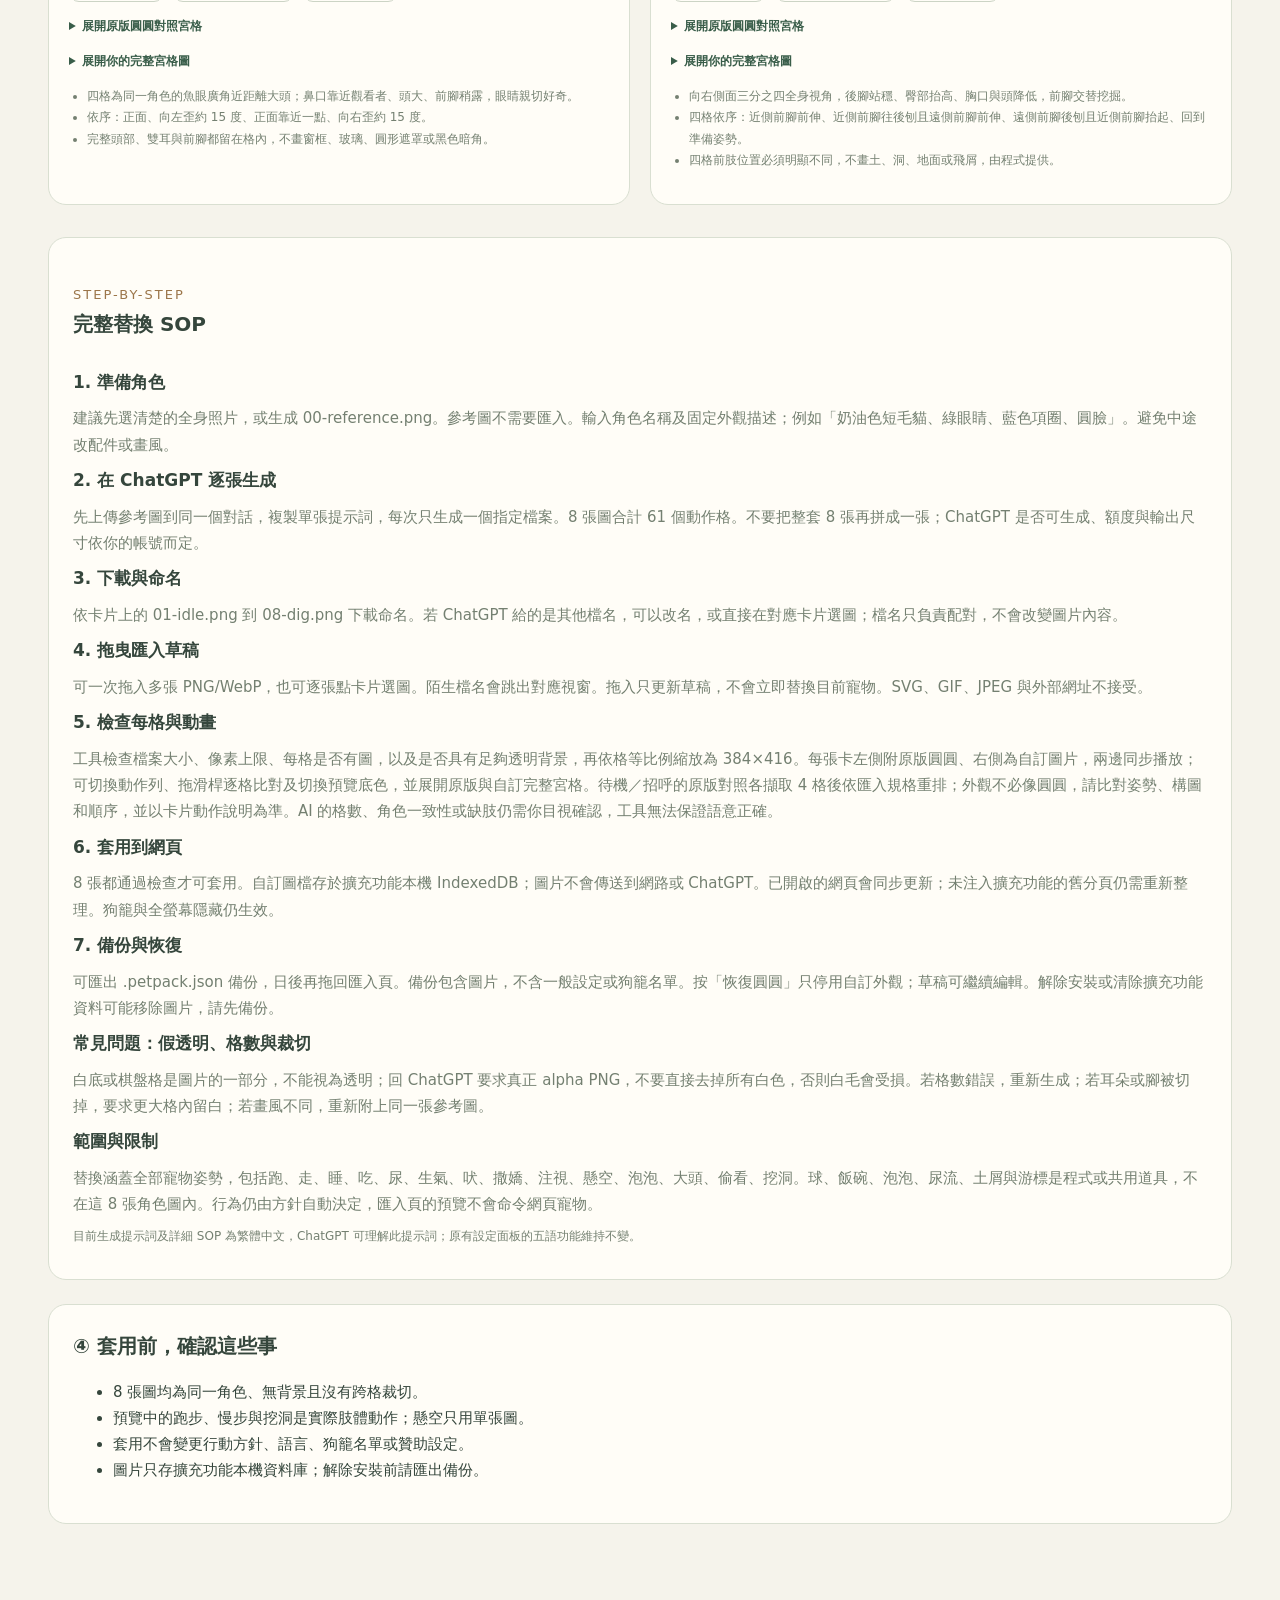
<file: YuanYuan-Cursor-Pet/custom-pet.html>
<!doctype html><html lang="zh-Hant"><head><meta charset="utf-8"><meta name="viewport" content="width=device-width,initial-scale=1"><title>Custom Pet Studio · YuanYuan Cursor Pet</title><link rel="icon" href="assets/icon128.png"><link rel="stylesheet" href="custom-pet.css"></head><body>
<header><div class="brand"><img src="assets/icon128.png" width="44" height="44" alt=""><div>YuanYuan Cursor Pet<small>Custom Pet Studio</small></div></div><a href="#sop">替換 SOP / Guide</a></header>
<main>
<section class="intro"><div><p class="eyebrow">YOUR PET, YOUR LITTLE COMPANION</p><h1>把圓圓，換成你的寵物。</h1><p>8 張圖集 · 61 個動作格 · 全部角色外觀替換<br>生成 → 拖曳 → 檢查 → 預覽 → 套用。圖片只留在這台裝置。</p></div><aside id="active" role="status">目前：原版圓圓</aside></section>
<section class="panel identity"><label>寵物名稱<input id="petName" maxlength="50" placeholder="例如：奶茶"></label><label>固定外觀描述<textarea id="description" maxlength="1200" rows="3" placeholder="例如：奶油色短毛貓、綠眼睛、藍色項圈、圓臉；每張保持同樣外觀。"></textarea></label></section>
<section class="panel prompts" aria-labelledby="promptTitle"><div class="section-head"><div><h2 id="promptTitle">① 先複製提示詞，交給 ChatGPT</h2><p>建議先上傳同一張角色參考圖，再逐張生成。參考圖 00-reference.png 不需匯入。</p></div></div><div class="buttons"><button id="copyReference">複製參考圖提示詞</button><button id="copyAll" class="primary">一鍵複製完整提示詞</button><button id="downloadPrompts">下載完整提示詞 .txt</button><button id="downloadSop">下載替換 SOP .txt</button></div><details><summary>查看完整提示詞（也可手動選取複製）</summary><textarea id="promptText" readonly rows="10" aria-label="完整 ChatGPT 提示詞"></textarea></details></section>
<section id="dropzone" class="dropzone" tabindex="0" role="button" aria-label="選取或拖曳自訂寵物圖檔"><strong>② 把 8 張 PNG / WebP 拖到這裡</strong><span>可一次選多張，也能匯入 .petpack.json 備份。檔名不符會提示對應。</span><span>單張最多 10 MiB，單邊最多 4096 px。需真正透明背景，不能用白底或棋盤格代替。</span></section>
<input id="batchFiles" type="file" accept=".png,.webp,.petpack.json" multiple hidden>
<div class="section-head"><div><h2>③ 逐張檢查與預覽</h2><p>每張卡片左側為原版圓圓、右側為你的寵物；兩邊同步播放，可切換動作列或拖動滑桿逐格比對。原版待機／招呼各擷取 4 格並依本頁規格重排；請對照姿勢、構圖與順序，角色外觀不必相同。展開宮格可檢查完整排列；實際生成仍以卡片下方動作說明為準。</p></div><label class="check"><input id="play" type="checkbox" checked>播放動畫</label></div>
<div id="cards" class="cards"></div>
<section class="panel" id="sop"><div class="section-head"><div><p class="eyebrow">STEP-BY-STEP</p><h2>完整替換 SOP</h2></div></div><div id="sopBody"></div><p class="note">目前生成提示詞及詳細 SOP 為繁體中文，ChatGPT 可理解此提示詞；原有設定面板的五語功能維持不變。</p></section>
<section class="panel"><h2>④ 套用前，確認這些事</h2><ul><li>8 張圖均為同一角色、無背景且沒有跨格裁切。</li><li>預覽中的跑步、慢步與挖洞是實際肢體動作；懸空只用單張圖。</li><li>套用不會變更行動方針、語言、狗籠名單或贊助設定。</li><li>圖片只存擴充功能本機資料庫；解除安裝前請匯出備份。</li></ul></section>
</main>
<footer><div><strong id="progress">0 / 8 張已準備</strong><p id="message" role="status" aria-live="polite">選圖只更新草稿，尚未套用。</p></div><div class="buttons"><button id="export" class="mutation" disabled>匯出備份</button><button id="restore" class="mutation">恢復圓圓</button><button id="apply" class="primary mutation" disabled>套用我的寵物</button></div></footer>
<dialog id="mapping"><form method="dialog"><h2>這些檔名需要對應</h2><p>請指定各圖片應放在哪一張卡片，或選擇略過。同一張卡片不能同時對應兩個檔案。</p><div id="mappingRows"></div><div class="buttons"><button value="cancel">取消</button><button id="confirmMapping" value="confirm" class="primary">確認匯入</button></div><p id="mappingError" role="alert"></p></form></dialog>
<script src="pet-schema.js"></script><script src="pet-store.js"></script><script src="pet-images.js"></script><script src="custom-pet.js"></script>
</body></html>
</file>
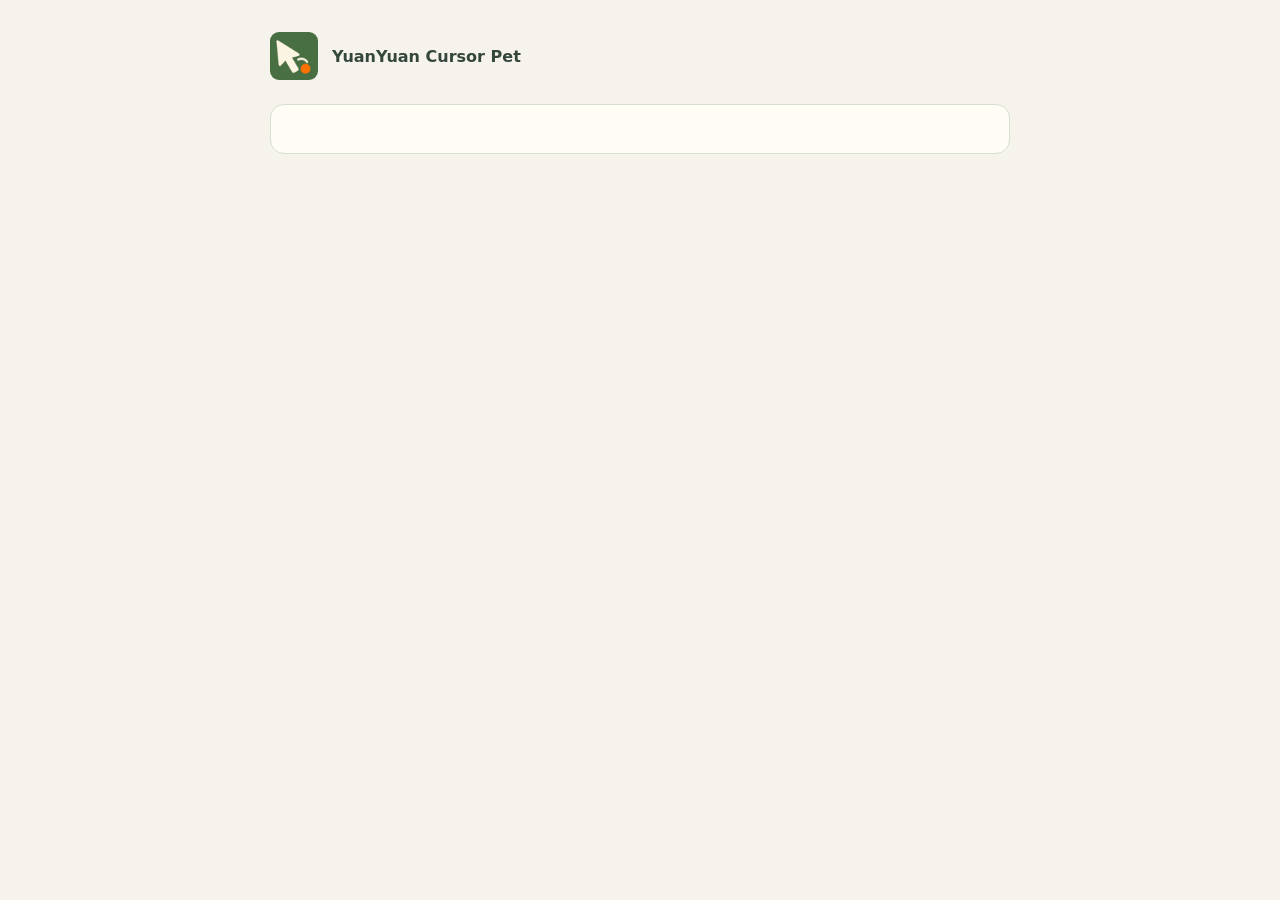
<file: YuanYuan-Cursor-Pet/news.html>
<!doctype html><html lang="en"><head><meta charset="utf-8"><meta name="viewport" content="width=device-width,initial-scale=1"><title>YuanYuan Cursor Pet · Pet News</title><link rel="stylesheet" href="news-page.css"></head><body><header><img src="assets/icon128.png" width="48" height="48" alt=""><strong>YuanYuan Cursor Pet</strong></header><main id="newsReader"></main><script src="translations.js"></script><script src="news-core.js"></script><script src="news-text.js"></script><script src="news-view.js"></script><script src="news-page.js"></script></body></html>
</file>
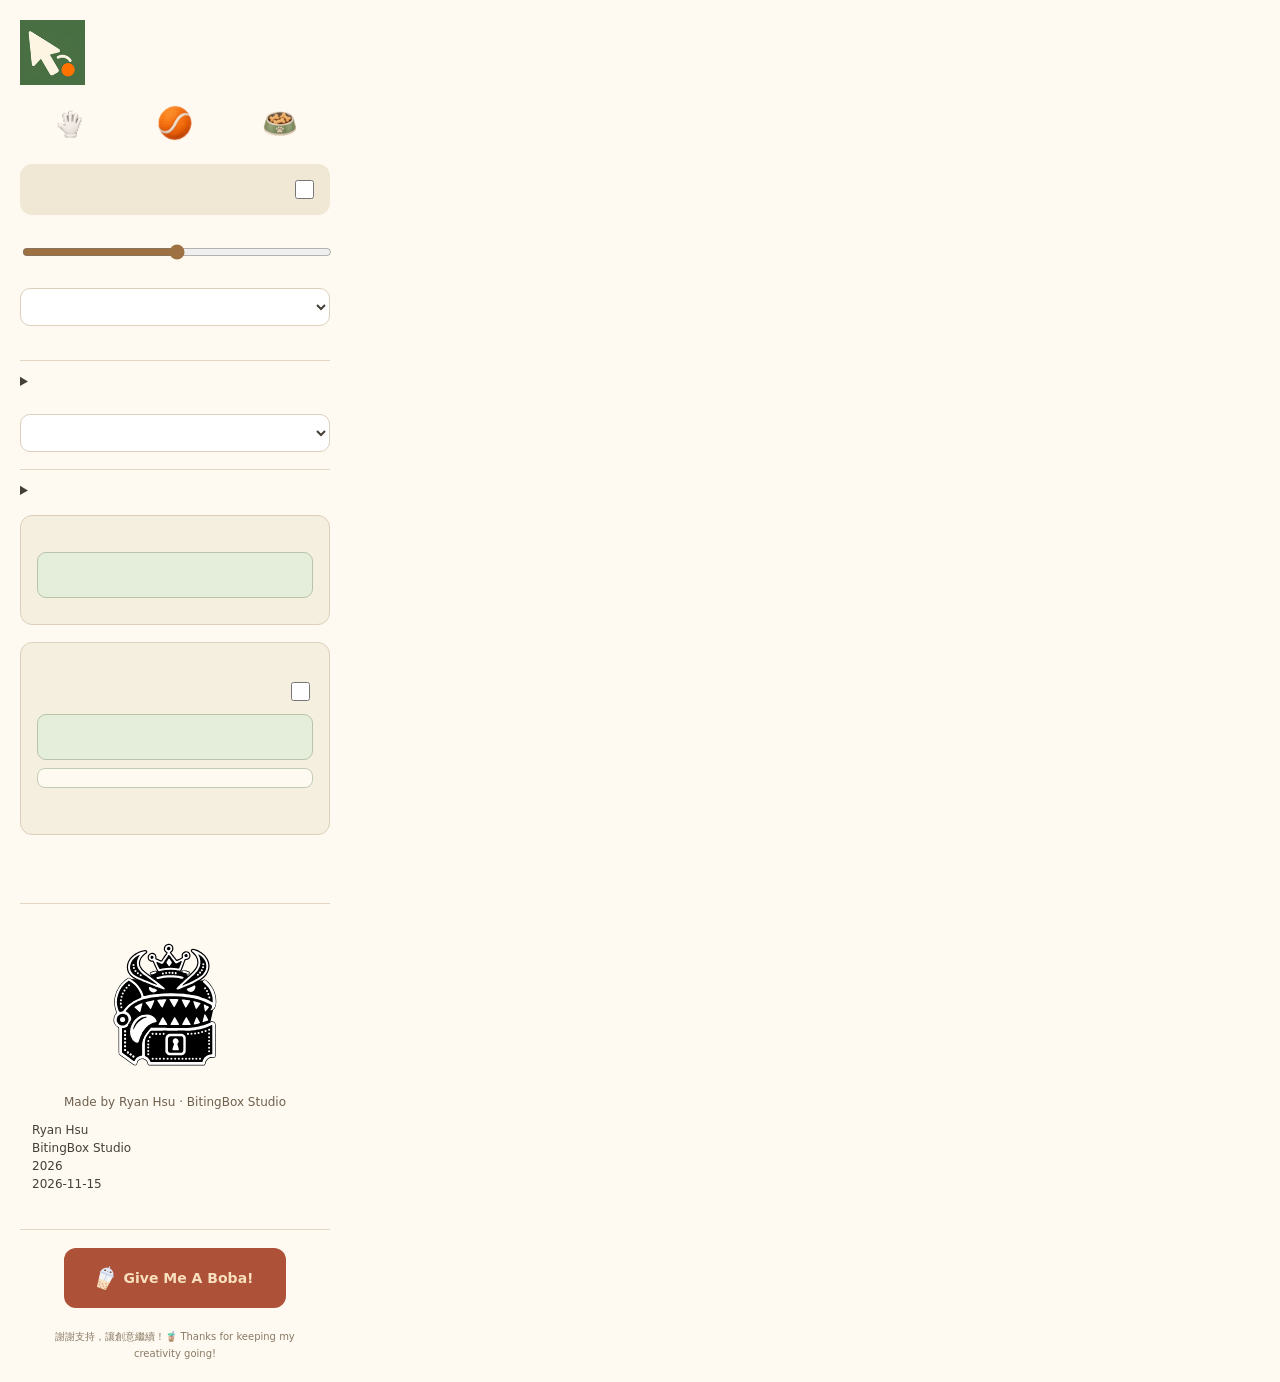
<file: YuanYuan-Cursor-Pet/popup.html>
<!doctype html><html lang="zh-Hant"><head><meta charset="utf-8"><meta name="viewport" content="width=device-width,initial-scale=1"><title>YuanYuan Cursor Pet</title><link rel="stylesheet" href="popup.css"></head><body>
<header><img id="icon" src="assets/icon128.png" alt=""><div><h1 data-i18n="appName"></h1><p data-i18n="tagline"></p></div></header>
<main><div class="interactions"><div><img src="assets/hand-open.png" alt=""><span data-i18n="liftHint"></span></div><div><img src="assets/ball.png" alt=""><span data-i18n="throwHint"></span></div><div><img src="assets/bowl-full.png" alt=""><span data-i18n="bowlHint"></span></div></div>
<label class="switch"><span data-i18n="enabled"></span> <input id="enabled" type="checkbox"></label>
<label><span data-i18n="size"></span> <output id="sizeValue"></output><input id="size" type="range" min="48" max="160" step="8"></label>
<label><span data-i18n="policy"></span><select id="mischief"><option value="0"></option><option value="1"></option><option value="2"></option><option value="3"></option></select></label>
<p id="policyHint" class="note"></p>
<details><summary data-i18n="allowed"></summary><p class="note" data-i18n="filterNote"></p><div id="allowed"></div></details>
<label><span data-i18n="language"></span><select id="language"></select></label>
<details id="cagePanel"><summary data-i18n="cageTitle"></summary><p class="note" data-i18n="cageHint"></p><div id="cageList"></div></details>
<section id="customPetPanel" class="custom-pet-feature" aria-labelledby="customPetHeading">
<h2 id="customPetHeading" data-i18n="customPetTitle"></h2>
<p class="note" data-i18n="customPetIntro"></p>
<a class="custom-pet-link" href="custom-pet.html" target="_blank" rel="noopener noreferrer" data-i18n="customizePet"></a>
<p id="customPetStatus" class="note"></p>
</section>
<section id="newsPanel" class="custom-pet-feature" aria-labelledby="newsHeading">
<h2 id="newsHeading" data-news-i18n="title"></h2><p class="note" data-news-i18n="intro"></p>
<label class="news-toggle"><span data-news-i18n="enable"></span><input id="newsEnabled" type="checkbox"></label>
<div class="news-popup-actions"><a class="custom-pet-link" href="news.html" target="_blank" rel="noopener noreferrer" data-news-i18n="open"></a><button id="newsRefresh" data-news-i18n="refresh"></button></div>
<p class="note" data-news-i18n="hint"></p><p id="newsStatus" class="note" role="status"></p><p class="note" data-news-i18n="localOnly"></p>
</section>
<p id="status" role="status"></p>
<p class="note" data-i18n="interactionNote"></p>
<p class="note" data-i18n="extraNote"></p>
<section class="about" aria-labelledby="aboutHeading">
<h2 id="aboutHeading" data-i18n="aboutTitle"></h2>
<img id="studioLogo" src="assets/brand/BITINGBOX_no_square_border.svg" alt="" width="128" height="139">
<p class="product" data-i18n="appName"></p>
<p class="credit">Made by Ryan Hsu · BitingBox Studio</p>
<dl>
<dt data-i18n="makerLabel"></dt><dd>Ryan Hsu</dd>
<dt data-i18n="studioLabel"></dt><dd>BitingBox Studio</dd>
<dt data-i18n="yearLabel"></dt><dd>2026</dd>
<dt data-i18n="dateLabel"></dt><dd><time datetime="2026-11-15">2026-11-15</time></dd>
<dt data-i18n="versionLabel"></dt><dd id="version"></dd>
</dl>
<a class="github" href="https://github.com/RyanXuwei" target="_blank" rel="noopener noreferrer" data-i18n="githubLink"></a>
<div class="boba-support">
<a class="boba" href="https://bitingbox.bobaboba.me" target="_blank" rel="noopener noreferrer" aria-describedby="bobaNote">
<img src="assets/brand/boba-icon.png" alt="" width="17" height="24" aria-hidden="true"><span>Give Me A Boba!</span>
</a>
<p id="bobaNote" class="support-note" data-i18n="supportNote"></p>
<p class="support-thanks">謝謝支持，讓創意繼續！🧋 Thanks for keeping my creativity going!</p>
</div>
</section>
</main><script src="policy.js"></script><script src="translations.js"></script><script src="cage.js"></script><script src="popup.js"></script><script src="news-core.js"></script><script src="news-text.js"></script><script src="news-popup.js"></script></body></html>
</file>
<file: YuanYuan-Cursor-Pet/custom-pet.css>
:root{font:15px/1.75 system-ui,"Microsoft JhengHei",sans-serif;color:#35463c;background:#f5f3eb;--green:#395d49;--line:#d9dfd1;--muted:#748071}*{box-sizing:border-box}body{margin:0}header{display:flex;align-items:center;justify-content:space-between;gap:20px;max-width:1240px;margin:auto;padding:24px 28px;border-bottom:1px solid var(--line)}header a,a{color:var(--green);text-underline-offset:4px}.brand{display:flex;align-items:center;gap:12px;font-weight:750}.brand img{border-radius:9px}.brand small{display:block;font-size:12px;color:var(--muted);font-weight:500;letter-spacing:1px}main{max-width:1240px;margin:auto;padding:0 28px 170px}.intro{display:flex;justify-content:space-between;align-items:center;gap:30px;padding:42px 0 28px}.eyebrow{font-size:11px;letter-spacing:2px;color:#9b7549;margin:0}h1{font-size:38px;letter-spacing:-1px;line-height:1.35;margin:12px 0}h2{font-size:20px;margin:0 0 8px}h3{font-size:17px;margin:0}p{margin:8px 0;color:var(--muted)}aside{padding:14px 20px;border:1px solid #cdd9c4;background:#e9f0e1;border-radius:14px;min-width:190px;overflow-wrap:anywhere}.panel{padding:24px;background:#fffdf7;border:1px solid var(--line);border-radius:18px;margin-bottom:24px}.identity{display:grid;grid-template-columns:1fr 2fr;gap:24px}label{font-weight:650}input[type=text],input:not([type]),textarea,select{width:100%;border:1px solid #cfd6c6;border-radius:9px;padding:10px 12px;margin-top:6px;font:inherit;background:white;color:inherit}textarea{resize:vertical}button{font:600 13px/1.4 system-ui;border:1px solid #ccd4c5;border-radius:10px;background:#fffdf7;color:#3a5141;padding:10px 14px;cursor:pointer}button:hover:not(:disabled){background:#eaf0e2}.primary{color:#fff;background:var(--green);border-color:var(--green)}.primary:hover:not(:disabled){background:#284b39}button:disabled{opacity:.45;cursor:not-allowed}button:focus-visible,input:focus-visible,textarea:focus-visible,select:focus-visible,[tabindex]:focus-visible{outline:3px solid #d0a269;outline-offset:3px}.buttons{display:flex;gap:9px;flex-wrap:wrap}.prompts details{margin-top:18px}summary{cursor:pointer;color:var(--green);font-weight:650}.section-head{display:flex;justify-content:space-between;align-items:center;gap:20px;margin:22px 0 18px}.section-head p{font-size:13px}.dropzone{border:2px dashed #9eb293;border-radius:18px;padding:32px;text-align:center;display:grid;gap:7px;background:#eef3e5;cursor:pointer;margin-bottom:26px}.dropzone strong{font-size:20px}.dropzone span{font-size:13px;color:#73806d}.dropzone.dragover{background:#dfeccd;border-color:#3a6547}.cards{display:grid;grid-template-columns:repeat(2,minmax(0,1fr));gap:20px;margin-bottom:32px}.card{border:1px solid var(--line);border-radius:18px;padding:20px;background:#fffdf7;min-width:0}.card-head{display:flex;justify-content:space-between;gap:15px;align-items:start}.filename{font:13px ui-monospace,monospace;color:#8b633e}.spec{font-size:12px;color:var(--muted)}.badge{padding:3px 9px;border-radius:20px;font-size:11px;background:#eceae0;white-space:nowrap}.badge.ready{background:#dfedda;color:#365a38}.badge.error{background:#f6e1d8;color:#8b4833}.preview{display:flex;align-items:center;gap:16px;margin:16px 0;min-height:150px}.canvas-wrap{background-color:#eee;background-image:linear-gradient(45deg,#d6d9d3 25%,transparent 25%),linear-gradient(-45deg,#d6d9d3 25%,transparent 25%),linear-gradient(45deg,transparent 75%,#d6d9d3 75%),linear-gradient(-45deg,transparent 75%,#d6d9d3 75%);background-size:16px 16px;background-position:0 0,0 8px,8px -8px,-8px 0;border-radius:10px;overflow:hidden;flex-shrink:0}.canvas-wrap.dark{background:#29312b}.canvas-wrap.light{background:#fff}.preview canvas{display:block;width:128px;height:139px}.preview-info{min-width:0;flex:1}.preview-info label{font-size:12px}.preview-info button{font-size:11px;padding:6px 9px;margin-top:10px}.card details{font-size:12px;margin:14px 0}.card details img{display:block;width:100%;max-height:230px;object-fit:contain;background:#e5e8df;margin-top:10px}.card ul{font-size:12px;color:var(--muted);padding-left:18px}.card-status{font-size:12px;min-height:22px;overflow-wrap:anywhere}.card-status.error{color:#9a4c35}.check{display:flex;align-items:center;gap:7px;white-space:nowrap;font-size:13px}.sop-step{padding:16px 0;border-bottom:1px solid #e3e7da}.sop-step p{font-size:14px}.note{font-size:12px}footer{position:fixed;bottom:0;left:0;right:0;display:flex;align-items:center;justify-content:space-between;gap:18px;padding:17px max(28px,calc((100vw - 1184px)/2));background:#fffdf9f5;backdrop-filter:blur(12px);border-top:1px solid var(--line);box-shadow:0 -4px 18px #344b4010}footer p{font-size:12px;margin:2px 0;max-width:650px}.error-text{color:#96452f!important}dialog{width:min(640px,calc(100% - 32px));max-height:85vh;border:1px solid var(--line);border-radius:18px;padding:24px;color:inherit;background:#fffdf8}dialog::backdrop{background:#17291d88}.mapping-row{padding:10px 0;overflow-wrap:anywhere}.mapping-row label{font-size:13px}#mappingError{color:#97462f;font-size:13px}@media(max-width:760px){header{padding:18px}.intro{display:block;padding-top:25px}h1{font-size:29px}aside{margin-top:18px}.identity,.cards{grid-template-columns:1fr}main{padding:0 16px 220px}.panel,.card{padding:18px}.dropzone{padding:24px 14px}.dropzone strong{font-size:17px}.section-head{align-items:start}.section-head .check{margin-top:5px}footer{padding:12px 16px;flex-direction:column;align-items:stretch}footer .buttons button{flex:1}.preview{gap:12px}.brand{font-size:13px}header a{font-size:12px}.preview-info select{font-size:12px}}

.compare-previews{display:flex;gap:12px;flex-shrink:0}.compare-previews figure{margin:0;min-width:0}.compare-previews figcaption{font-size:12px;font-weight:650;text-align:center;margin-bottom:6px}.compare-previews canvas{width:112px;height:121px}.frame-label{font-size:12px}.step-label{display:block;font-size:11px;margin-top:12px}.step-label input{display:block;width:100%;accent-color:var(--green)}.preview{flex-wrap:wrap}.preview-info{flex-basis:140px}.action-guide{line-height:1.8}@media(max-width:430px){.compare-previews{width:100%;justify-content:space-around}.compare-previews canvas{width:120px;height:130px}.preview-info{flex-basis:100%}}
</file>
<file: YuanYuan-Cursor-Pet/news-page.css>
body{max-width:740px;margin:32px auto;padding:0 18px 40px;background:#f5f3eb;color:#35463c;font-family:system-ui,sans-serif}header{display:flex;align-items:center;gap:14px;margin-bottom:24px}header img{border-radius:9px}.news-view{padding:24px!important}
</file>
<file: YuanYuan-Cursor-Pet/popup.css>
:root{font:14px system-ui,sans-serif;color:#453f38;background:#fffaf1}body{width:310px;margin:0;padding:20px}header{display:flex;align-items:center;gap:12px}header img{width:65px;height:65px;object-fit:contain}h1{font-size:19px;margin:0}header p{font-size:12px;color:#897a65}main{display:grid;gap:17px;margin-top:20px}label{display:block;font-weight:600}select{box-sizing:border-box;width:100%;margin-top:8px;padding:9px;border:1px solid #ddcfbb;border-radius:10px;background:white;color:inherit;font:inherit}.switch{display:flex;align-items:center;justify-content:space-between;padding:13px;background:#f0e7d5;border-radius:12px}input[type=range]{width:100%;margin-top:12px;accent-color:#9e7143}input[type=checkbox]{accent-color:#9e7143;width:19px;height:19px}output{float:right;font-weight:400;color:#897a65}#status{color:#557654;font-size:12px;margin:0}.note{font-size:11px;line-height:1.7;color:#897a65;margin:0}select:focus-visible,input:focus-visible{outline:2px solid #9e7143;outline-offset:3px}

details{border-top:1px solid #e3d7c4;padding-top:12px}summary{cursor:pointer;font-weight:600}details p{margin:12px 0!important}.behavior-row{display:grid;grid-template-columns:20px 1fr;gap:4px 6px;padding:7px 0;font-size:13px;font-weight:400}.behavior-row small{grid-column:2;color:#897a65;font-size:11px}.behavior-row input{margin:0}

.interactions{display:flex;gap:8px}.interactions div{flex:1;text-align:center;font-size:10px;color:#897a65}.interactions img{display:block;width:36px;height:36px;object-fit:contain;margin:0 auto 6px}

.about{border-top:1px solid #e3d7c4;padding-top:16px;display:grid;justify-items:center;gap:8px;text-align:center}.about h2{justify-self:start;font-size:14px;margin:0}.about img{display:block;width:128px;height:auto;object-fit:contain;margin:6px 0}.about .product{font-size:15px;font-weight:700;margin:0}.about .credit{font-size:12px;color:#6e604e;margin:0}.about dl{display:grid;grid-template-columns:auto 1fr;gap:4px 12px;margin:6px 0 0;font-size:12px;text-align:left;width:100%}.about dt{color:#897a65}.about dd{margin:0}.github{color:#7a5230;font-weight:600;font-size:13px;padding:6px 0}.github:hover{color:#4f3218}.github:focus-visible{outline:2px solid #9e7143;outline-offset:3px;border-radius:4px}

.cage-row{display:flex;align-items:center;gap:8px;margin:8px 0;padding:8px;background:#f2eadb;border-radius:8px}.cage-row span{flex:1;overflow-wrap:anywhere;min-width:0;font-size:12px}.cage-row button{flex-shrink:0;border:1px solid #d4c3aa;background:#fffaf1;color:#65492f;border-radius:6px;padding:5px 8px;cursor:pointer}.cage-row button:focus-visible{outline:2px solid #9e7143;outline-offset:3px}

.boba-support{width:100%;display:grid;justify-items:center;gap:10px;border-top:1px solid #e3d7c4;margin-top:6px;padding-top:18px}
.boba{display:inline-flex;align-items:center;justify-content:center;gap:10px;min-height:44px;min-width:190px;max-width:100%;padding:8px 16px;border:none;border-radius:12px;background:#AD5138;color:#F8E0BE;font-size:14px;font-weight:600;text-decoration:none;line-height:1.4}
.boba img{width:17px;height:24px;object-fit:contain;margin:0}
.boba:hover{background:#98452f;color:#F8E0BE;text-decoration:none}
.boba:focus-visible{outline:3px solid #537947;outline-offset:4px}
.support-note,.support-thanks{max-width:270px;margin:0;font-size:11px;line-height:1.7;color:#786852;overflow-wrap:anywhere}
.support-thanks{font-size:10px;color:#897a65}

.custom-pet-feature{display:grid;gap:10px;padding:16px;border:1px solid #ddcfbb;border-radius:12px;background:#f4efdf}.custom-pet-feature h2{font-size:14px;margin:0}.custom-pet-link{display:flex;justify-content:center;align-items:center;min-height:44px;padding:0 12px;border:1px solid #b7c4a9;border-radius:9px;background:#e5eddb;color:#395d38;font-size:13px;font-weight:600;text-decoration:none;text-align:center}.custom-pet-link:hover{background:#dbe7ce}.custom-pet-link:focus-visible{outline:2px solid #9e7143;outline-offset:3px}#customPetStatus{overflow-wrap:anywhere}

.news-toggle{display:flex;align-items:center;justify-content:space-between;gap:10px;font-size:12px}.news-toggle input{flex-shrink:0}.news-popup-actions{display:grid;gap:8px}.news-popup-actions button{border:1px solid #c4cbb7;border-radius:8px;padding:9px;background:#fffaf1;color:#395d38;cursor:pointer;font:600 12px system-ui}.news-popup-actions button:disabled{opacity:.5;cursor:wait}.news-popup-actions button:focus-visible{outline:2px solid #9e7143;outline-offset:3px}
</file>
